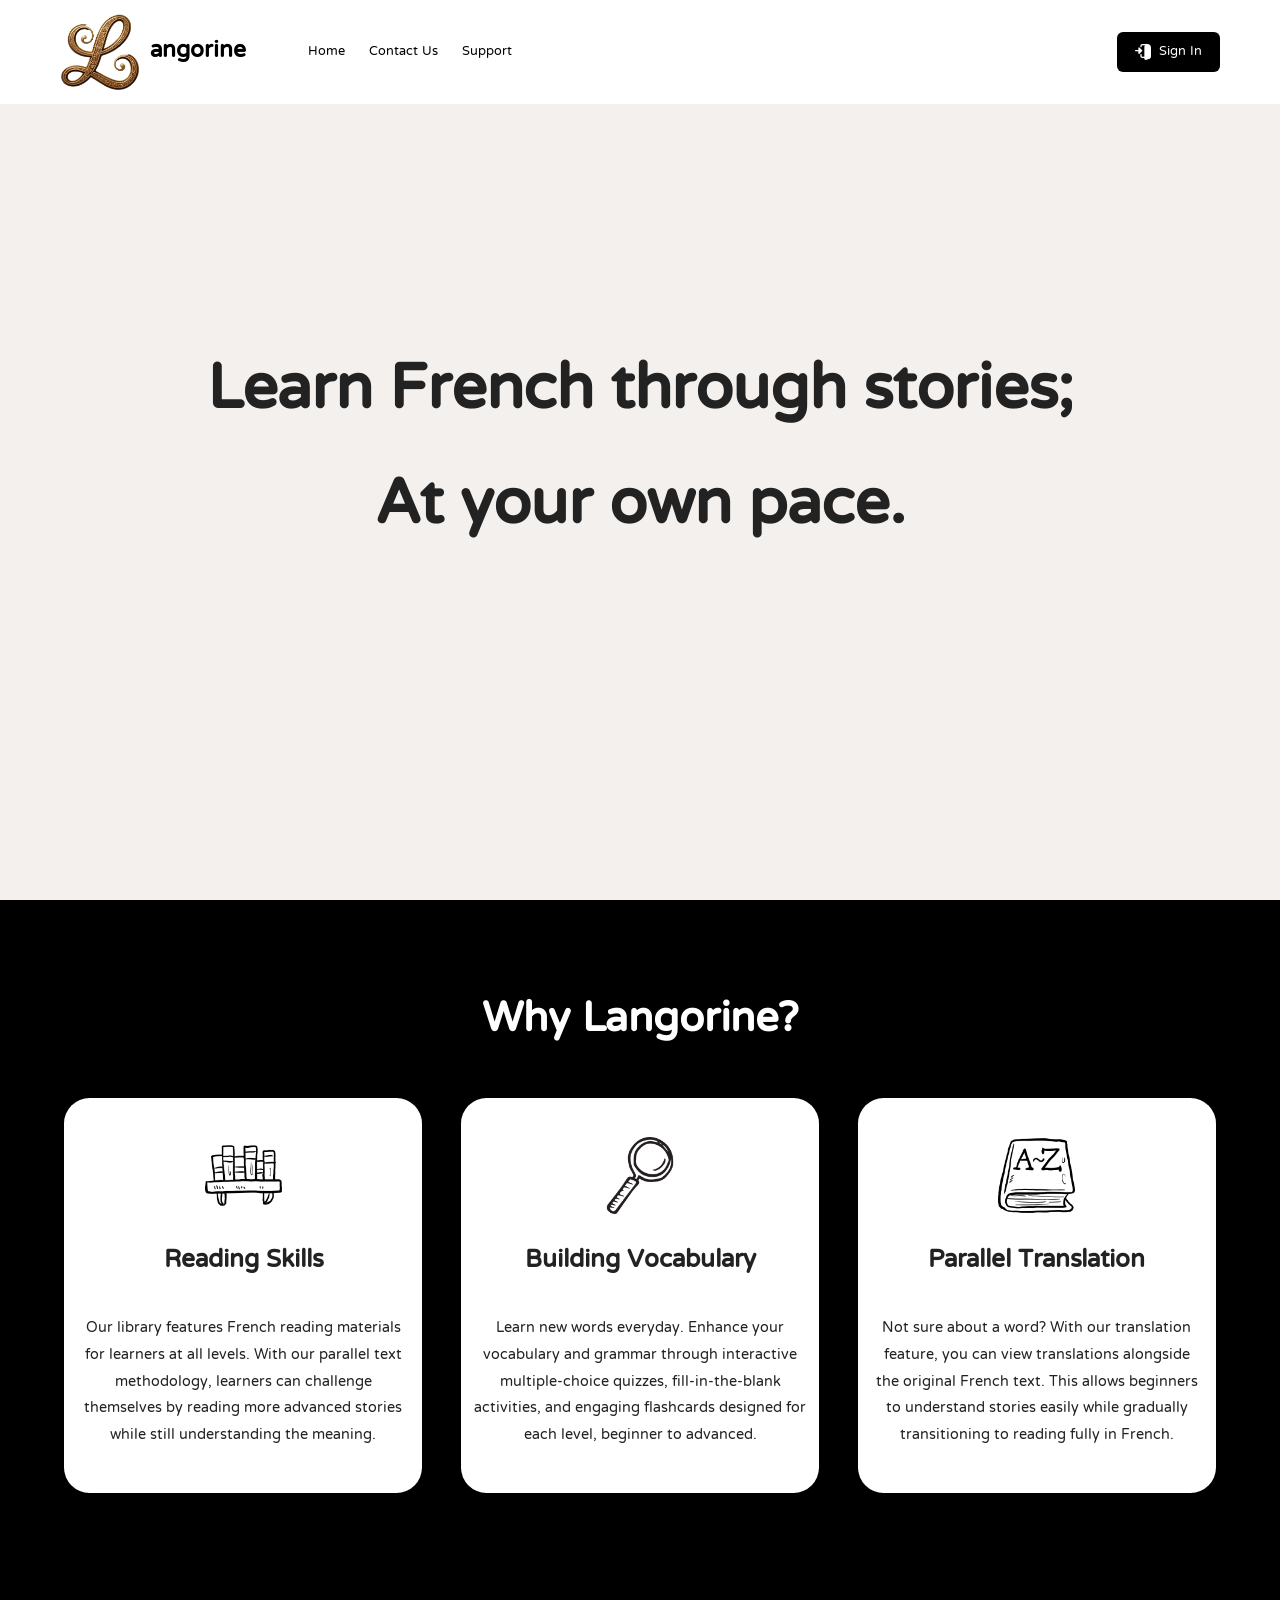
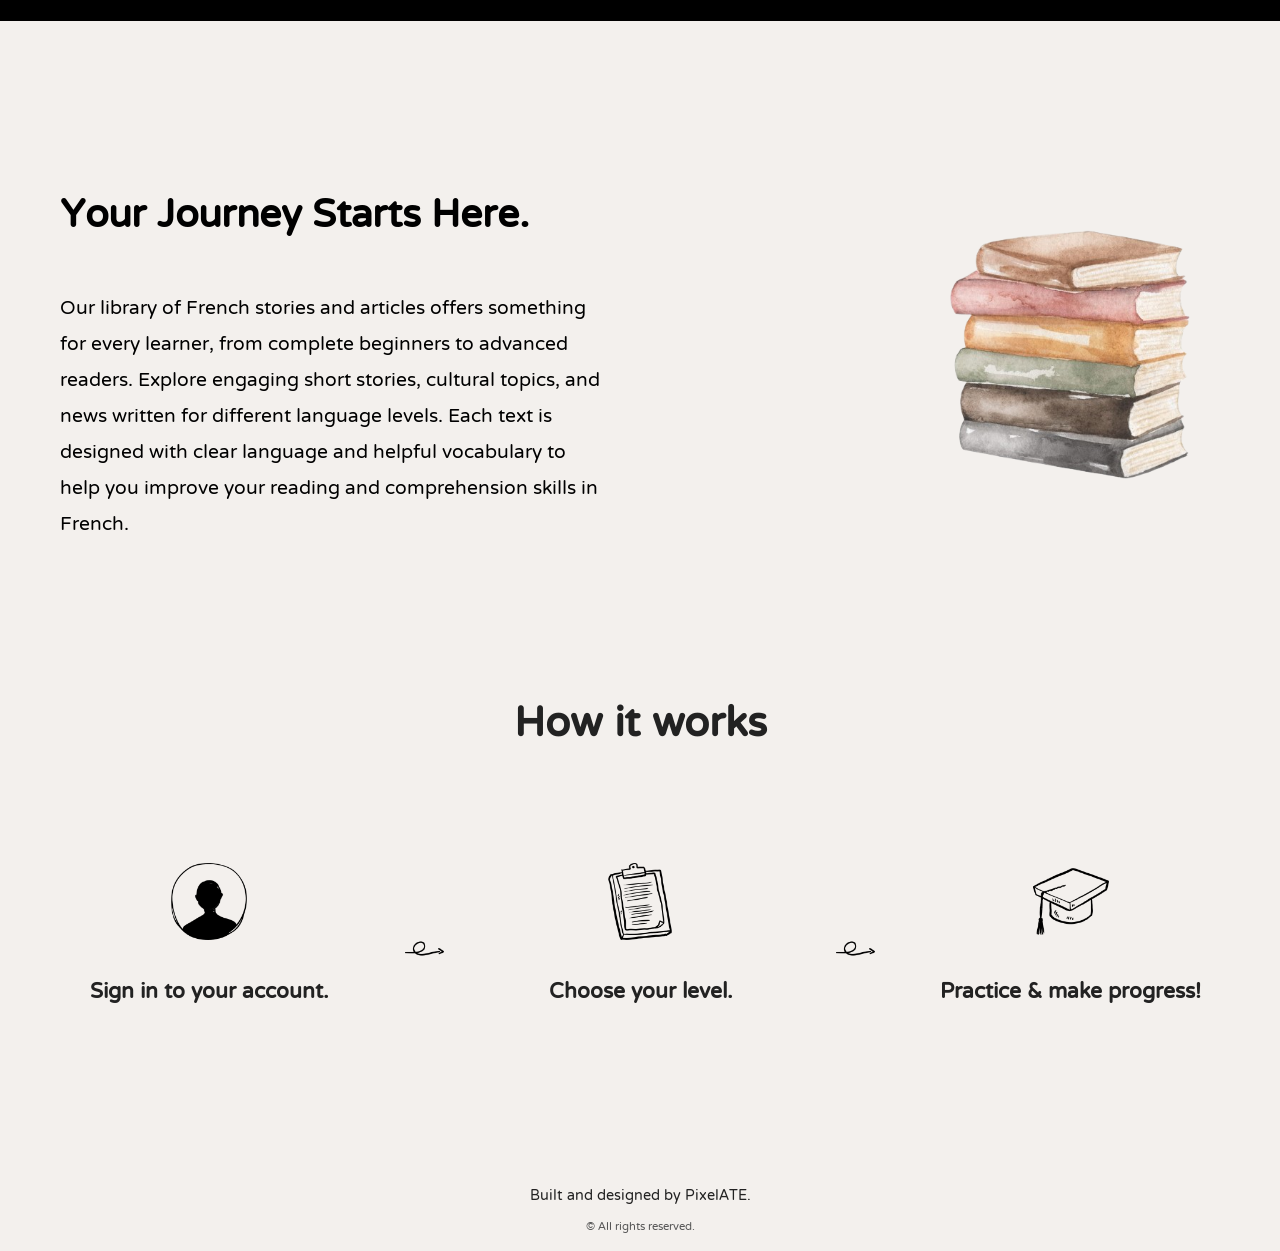
<file: index.html>
<!--
Group 37
Date: March 14, 2026
Team Finaly Delivery - French self-learning Platform
-->

<!DOCTYPE html>
<html lang="en">

<head>
    <meta charset="UTF-8">
    <meta name="viewport" content="width=device-width, initial-scale=1.0">
    <title>Langorine</title>
    <link rel="stylesheet" href="css/style.css">
    <link href="https://fonts.googleapis.com/css2?family=NTR&display=swap" rel="stylesheet">
    <link rel="icon" type="image/png" href="images/icons/icon.png">
    <script src="js/script.js"></script>
</head>

<body>
    <nav>
        <div class="nav-container">

            <button class="hamburger" id="hamburger" aria-expanded="false">☰</button>
            <div class="nav-left">
                <div class="nav-brand"> <img src="images/icons/icon.png" alt="Langorine" class="nav-brand-icon">
                    angorine
                </div>
                <ul class="nav-menu">
                    <li><a href="index.html">Home</a></li>
                    <li><a href="contact.html">Contact Us</a></li>
                    <li><a href="support.html">Support</a></li>
                    <li class="nav-login mobile-login"><img src="images/icons/enter.png" alt="Login" class="nav-icon"><a
                            href="signIn.html">Sign In</a></li>
                </ul>
            </div>
            <ul class="nav-right">
                <a href="signIn.html" class="nav-login">
                    <img src="images/icons/enter.png" alt="Login" class="nav-icon">
                    <span>Sign In</span>
                </a>
            </ul>

        </div>
    </nav>

    <section class="main-title reveal">
        <div class="huge-text">
            Learn French through stories;<br>
            At your own pace.
        </div>
    </section>

    <section class="black-section">
        <h1 class="section-title reveal">Why Langorine?</h1>
        <div class="flex-container">
            <div class="flex-box reveal">
                <img src="images/icons/bookshelf.png" alt="Bookshelf">
                <h2>Reading Skills</h2>
                <p>
                    Our library features French reading materials for learners at all levels.
                    With our parallel text methodology, learners can challenge themselves by reading more advanced
                    stories while still understanding the meaning.
                </p>
            </div>
            <div class="flex-box reveal">
                <img src="images/icons/search.png" alt="Search">
                <h2>Building Vocabulary</h2>
                <p>
                    Learn new words everyday. Enhance your vocabulary and grammar through interactive multiple-choice
                    quizzes, fill-in-the-blank activities, and engaging flashcards designed for each level, beginner to advanced.
                </p>
            </div>
            <div class="flex-box reveal">
                <img src="images/icons/dictionary.png" alt="Dictionary">
                <h2>Parallel Translation</h2>
                <p>
                    Not sure about a word? With our translation feature, you can view translations alongside
                    the original French text.
                    This allows beginners to understand stories easily while gradually transitioning to reading fully in
                    French.
                </p>
            </div>
        </div>
    </section>

    <section class="journey-section">
        <div class="journey-container">
            <div class="journey-text">
                <h1 class="journey-header reveal">Your Journey Starts Here.</h1>
                <p class="journey-description reveal">
                    Our library of French stories and articles offers something for every learner, from complete
                    beginners to advanced readers. Explore engaging short stories, cultural topics, and news written for
                    different language levels. Each text is designed with clear language and helpful vocabulary to help
                    you improve your reading and comprehension skills in French.
                </p>
            </div>
            <div class="journey-image reveal">
                <img src="images/books.png" alt="Books" class="books-img">
            </div>
        </div>
    </section>

    <section class="how-section">
        <h1 class="how-title reveal">How it works</h1>
        <div class="flex-container how-flex">
            <div class="transparent-box reveal">
                <img src="images/icons/user.png" alt="User" class="how-icon reveal">
                <h2>Sign in to your account.</h2>
            </div>
            <img src="images/icons/right-arrow.png" alt="Right Arrow" class="how-arrow-img reveal">
            <div class="transparent-box reveal">
                <img src="images/icons/clipboard.png" alt="Clipboard" class="how-icon reveal">
                <h2>Choose your level.</h2>
            </div>
            <img src="images/icons/right-arrow.png" alt="Right Arrow" class="how-arrow-img reveal">
            <div class="transparent-box reveal">
                <img src="images/icons/mortarboard.png" alt="Mortarboard" class="how-icon reveal">
                <h2>Practice & make progress!</h2>
            </div>
        </div>
    </section>

    <button id="scrollTopBtn">
        <img src="images/icons/curved-arrow.png" alt="Scroll to top" class="scroll-top-img">
    </button>

    <footer class="site-footer">
        <div class="footer-builder">Built and designed by PixelATE.</div>
        <div class="footer-rights">&copy; All rights reserved.</div>
    </footer>

</body>

</html>
</file>
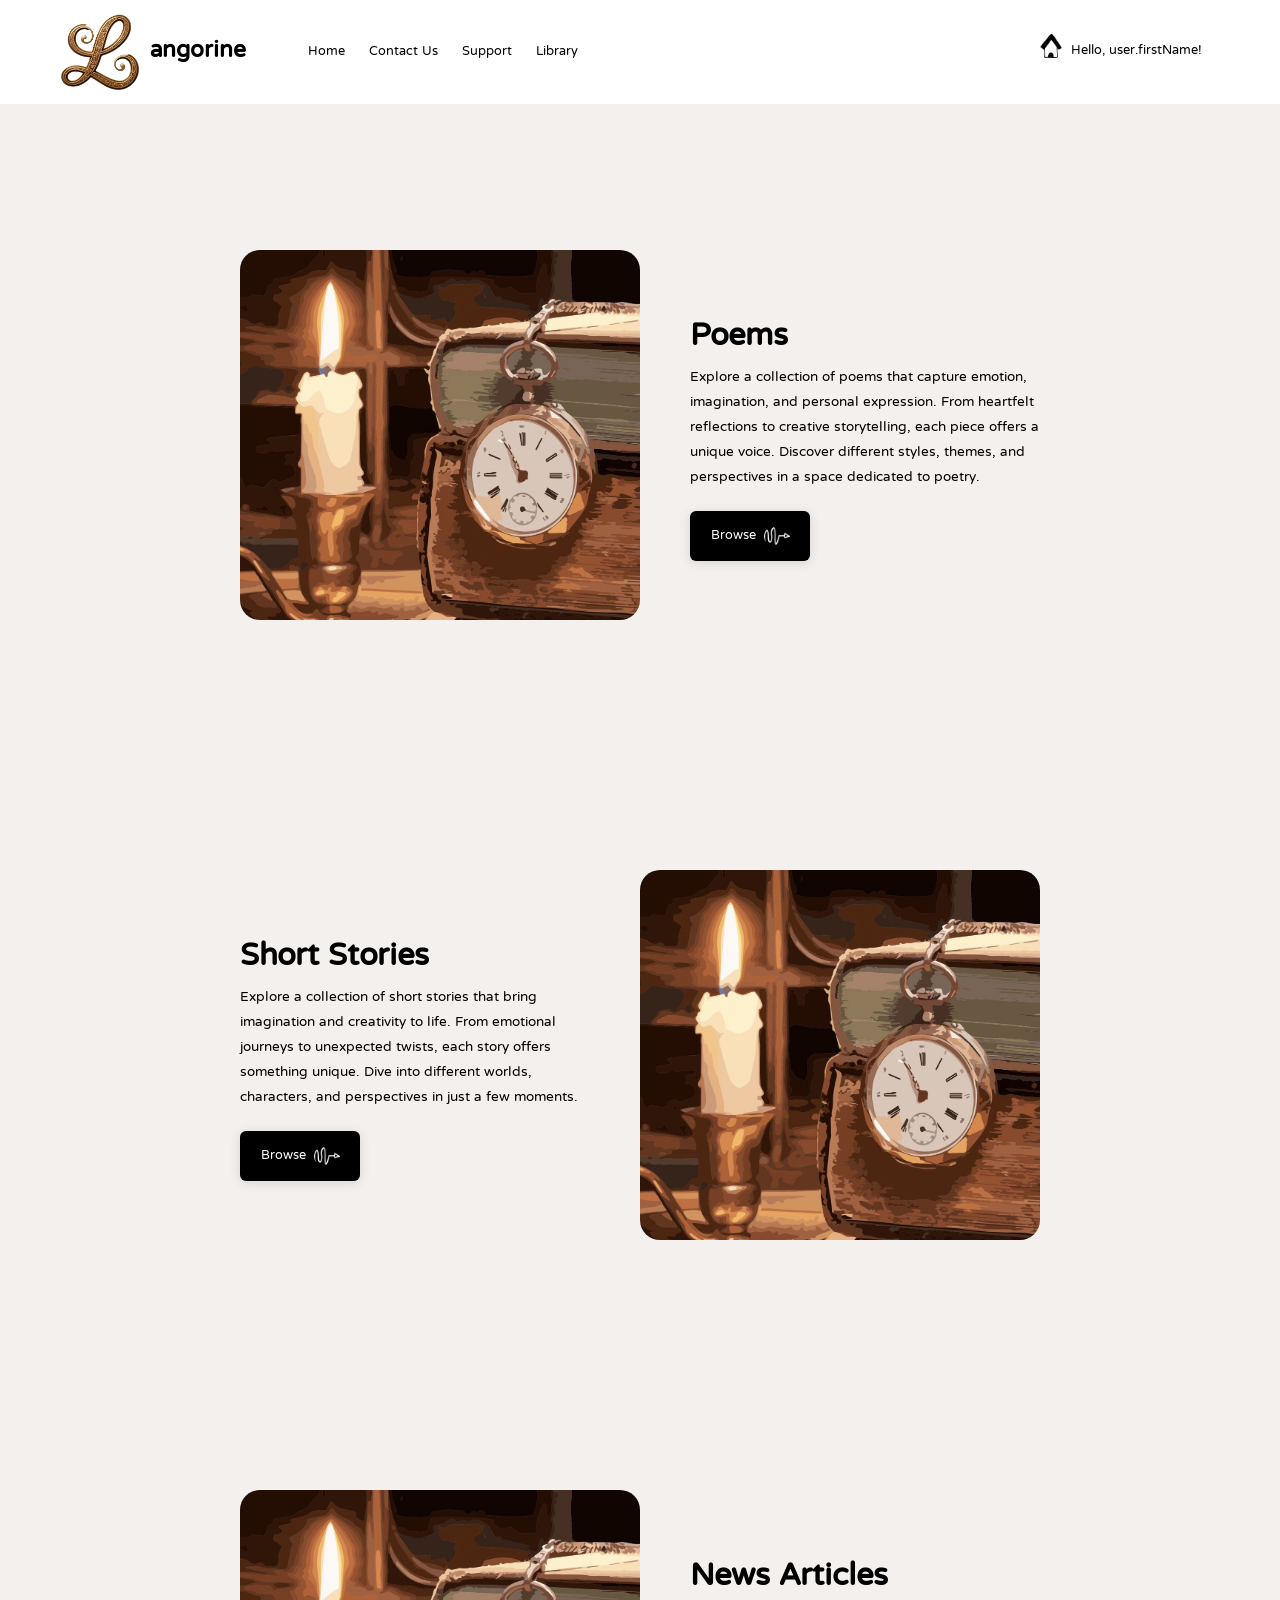
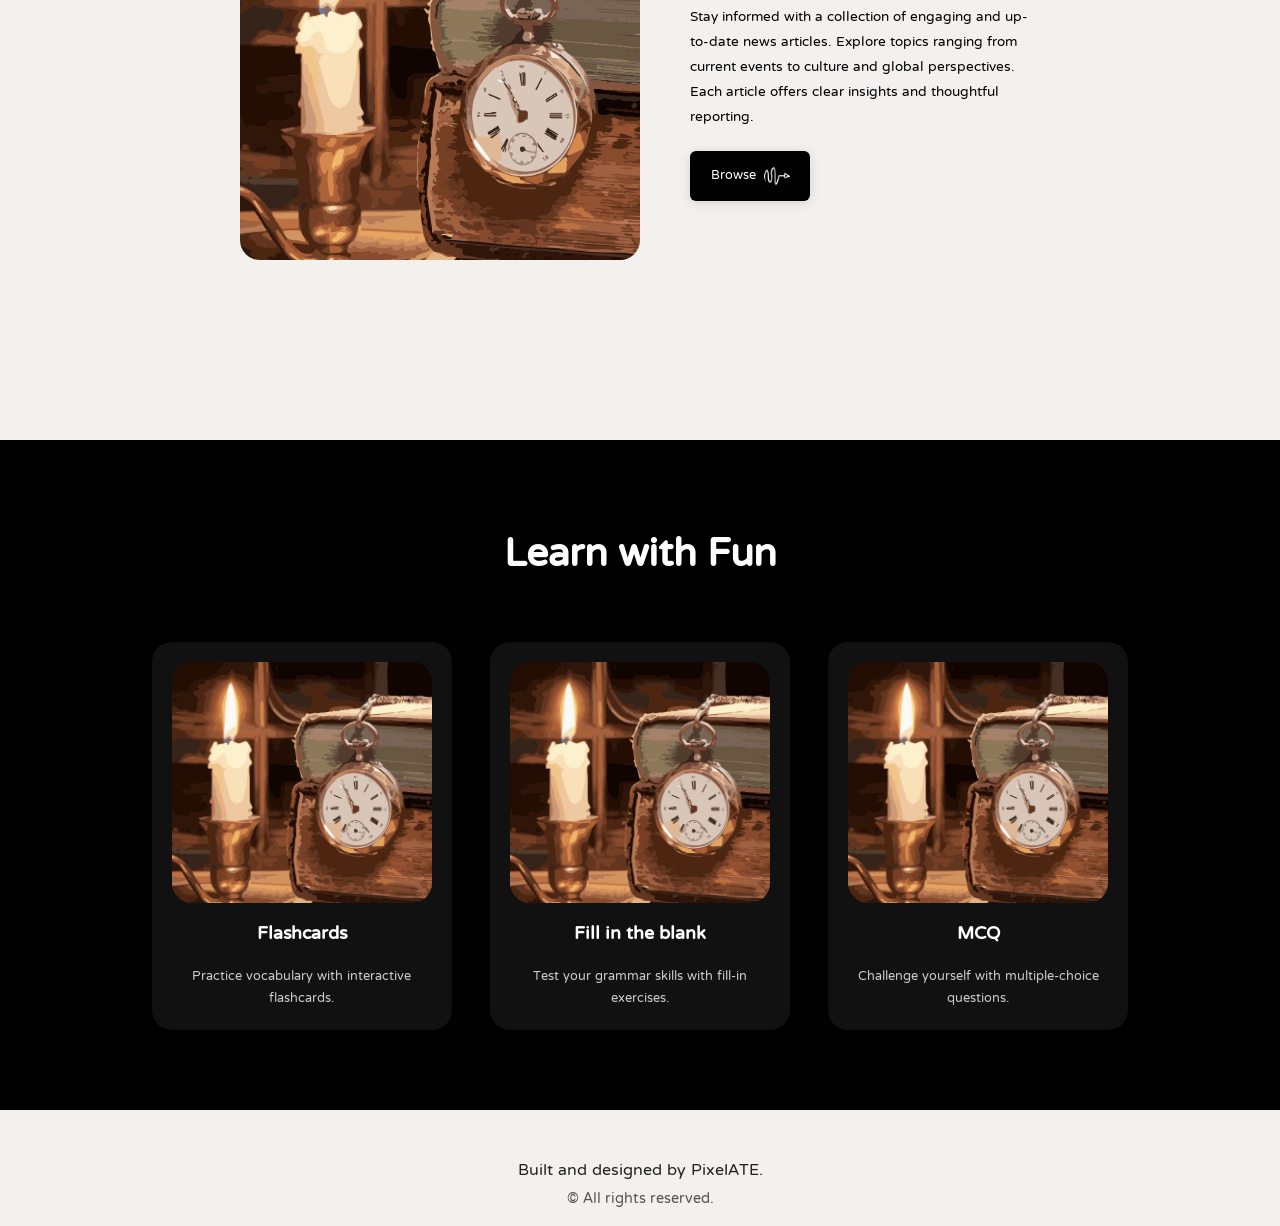
<file: A1.html>
<!--
Group 37
Date: March 16, 2026
Team Finaly Delivery - French self-learning Platform
-->

<!DOCTYPE html>
<html lang="en">

<head>
    <meta charset="UTF-8">
    <meta name="viewport" content="width=device-width, initial-scale=1.0">
    <title>Langorine</title>
    <link rel="stylesheet" href="css/levelStyle.css">
    <link href="https://fonts.googleapis.com/css2?family=NTR&display=swap" rel="stylesheet">
    <link rel="icon" type="image/png" href="images/icons/icon.png">
    <script src="js/script.js"></script>
</head>

<body>
    <nav>
        <div class="nav-container">

            <button class="hamburger" id="hamburger" aria-expanded="false">☰</button>

            <div class="nav-left">
                <div class="nav-brand">
                    <img src="images/icons/icon.png" alt="Langorine" class="nav-brand-icon">
                    angorine
                </div>

                <ul class="nav-menu">
                    <li><a href="index.html">Home</a></li>
                    <li><a href="contact.html">Contact Us</a></li>
                    <li><a href="support.html">Support</a></li>
                    <li><a href="A1.html">Library</a></li>
                    <li class="nav-login mobile-login dropdown" id="mobileUserDropdown">
                        <img src="images/icons/home.png" alt="User" class="nav-icon">
                        <span class="user-login-text">Hello, user.firstName!</span>

                        <div class="dropdown-menu">
                            <a href="user.html" class="dropdown-btn">Level: user.level</a>
                            <button class="dropdown-btn">Sign Out</button>
                            <button class="dropdown-btn danger">Delete Account</button>
                        </div>
                    </li>
                </ul>
            </div>

            <ul class="nav-right">
                <li class="nav-login dropdown" id="userDropdown">
                    <img src="images/icons/home.png" alt="User" class="nav-icon">
                    <span class="user-login-text">Hello, user.firstName!</span>

                    <div class="dropdown-menu">
                        <a href="user.html" class="dropdown-btn">Level: user.level</a>
                        <button class="dropdown-btn">Sign Out</button>
                        <button class="dropdown-btn danger">Delete Account</button>
                    </div>
                </li>
            </ul>

        </div>
    </nav>

    <section class="horiz-section reveal">
        <div class="horiz-container">
            <img src="images/section.jpg">
            <div class="horiz-text-right">
                <div class="horiz-title">Poems</div>
                Explore a collection of poems that capture emotion, imagination, and personal expression.
                From heartfelt reflections to creative storytelling, each piece offers a unique voice.
                Discover different styles, themes, and perspectives in a space dedicated to poetry.
                <a href="poemA1.html" class="horiz-button">Browse<div class="browse-arrow"><img
                            src="images/icons/curved-right-arrow.png"></div>
                </a>
            </div>
        </div>
    </section>

    <section class="horiz-section reveal">
        <div class="horiz-container">
            <div class="horiz-text-left">
                <div class="horiz-title">Short Stories</div>
                Explore a collection of short stories that bring imagination and creativity to life.
                From emotional journeys to unexpected twists, each story offers something unique.
                Dive into different worlds, characters, and perspectives in just a few moments.
                <div class="horiz-button">Browse<div class="browse-arrow"><img
                            src="images/icons/curved-right-arrow.png"></div>
                </div>
            </div>
            <img src="images/section.jpg">
        </div>
    </section>

    <section class="horiz-section reveal">
        <div class="horiz-container">
            <img src="images/section.jpg">
            <div class="horiz-text-right">
                <div class="horiz-title">News Articles</div>
                Stay informed with a collection of engaging and up-to-date news articles.
                Explore topics ranging from current events to culture and global perspectives.
                Each article offers clear insights and thoughtful reporting.

                <div class="horiz-button">Browse<div class="browse-arrow"><img
                            src="images/icons/curved-right-arrow.png"></div>
                </div>
            </div>
        </div>
    </section>

    <section class="fun-section">
        <div class="fun-container">
            <div class="fun-title">Learn with Fun</div>
            <div class="fun-cards">
                <a href="flashcards.html" class="fun-card reveal">
                    <img src="images/section.jpg" alt="Flashcards">
                    <div class="fun-card-title">Flashcards</div>
                    <div class="fun-card-desc">Practice vocabulary with interactive flashcards.</div>
                </a>

                <a href="fillblank.html" class="fun-card reveal">
                    <img src="images/section.jpg" alt="Fill in the blank">
                    <div class="fun-card-title">Fill in the blank</div>
                    <div class="fun-card-desc">Test your grammar skills with fill-in exercises.</div>
                </a>

                <a href="mcq.html" class="fun-card reveal">
                    <img src="images/section.jpg" alt="MCQ">
                    <div class="fun-card-title">MCQ</div>
                    <div class="fun-card-desc">Challenge yourself with multiple-choice questions.</div>
                </a>
            </div>
        </div>
    </section>

    <button id="scrollTopBtn">
        <img src="images/icons/curved-arrow.png" alt="Scroll to top" class="scroll-top-img">
    </button>

    <footer class="site-footer">
        <div class="footer-builder">Built and designed by PixelATE.</div>
        <div class="footer-rights">&copy; All rights reserved.</div>
    </footer>

</body>

</html>
</file>
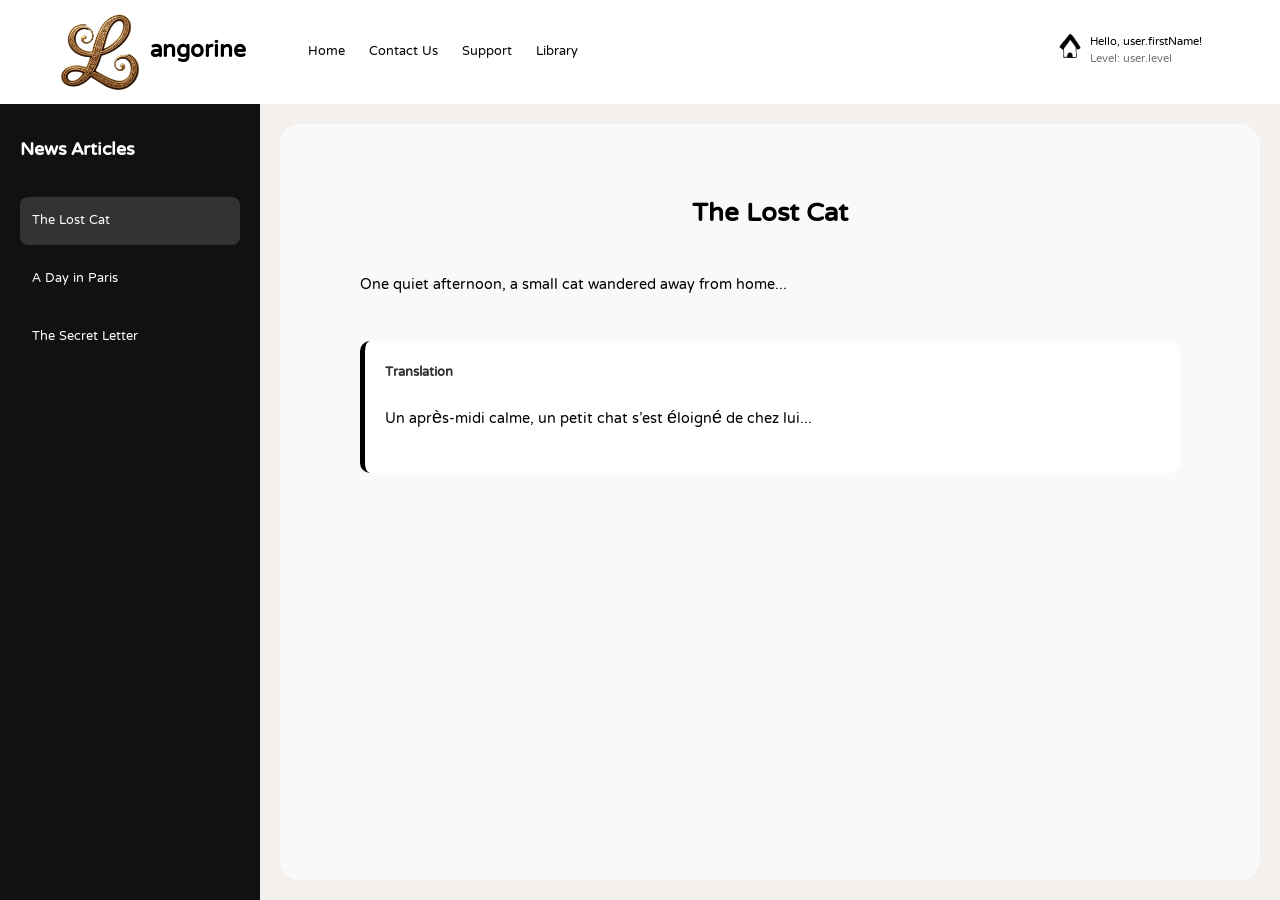
<file: article.html>
<!--
Group 37
Date: March 16, 2026
Team Finaly Delivery - French self-learning Platform
-->

<!DOCTYPE html>
<html lang="en">

<head>
    <meta charset="UTF-8">
    <meta name="viewport" content="width=device-width, initial-scale=1.0">
    <title>Langorine</title>
    <link rel="stylesheet" href="css/readingsStyle.css">
    <link href="https://fonts.googleapis.com/css2?family=NTR&display=swap" rel="stylesheet">
    <link rel="icon" type="image/png" href="images/icons/icon.png">
    <script src="js/script.js"></script>
</head>

<body>
    <nav>
        <div class="nav-container">

            <button class="hamburger" id="hamburger" aria-expanded="false">☰</button>

            <div class="nav-left">
                <div class="nav-brand">
                    <img src="images/icons/icon.png" alt="Langorine" class="nav-brand-icon">
                    angorine
                </div>

                <ul class="nav-menu">
                    <li><a href="index.html">Home</a></li>
                    <li><a href="contact.html">Contact Us</a></li>
                    <li><a href="support.html">Support</a></li>
                    <li><a href="library.html">Library</a></li>
                    <li class="nav-login mobile-login dropdown" id="mobileUserDropdown">
                        <img src="images/icons/home.png" alt="User" class="nav-icon">
                        <div class="user-info">
                            <span class="user-login-text">Hello, user.firstName!</span>
                            <span class="user-level">Level: user.level</span>
                        </div>

                        <div class="dropdown-menu">
                            <a href="user.html" class="dropdown-btn">Level: user.level</a>
                            <button class="dropdown-btn">Sign Out</button>
                            <button class="dropdown-btn danger">Delete Account</button>
                        </div>
                    </li>
                </ul>
            </div>

            <ul class="nav-right">
                <li class="nav-login dropdown" id="userDropdown">
                    <img src="images/icons/home.png" alt="User" class="nav-icon">
                    <div class="user-info">
                        <span class="user-login-text">Hello, user.firstName!</span>
                        <span class="user-level">Level: user.level</span>
                    </div>
                    <div class="dropdown-menu">
                        <a href="levels.html" class="dropdown-btn">Upgrade Level</a>
                        <a href="#" class="dropdown-btn">Sign Out</a>
                        <a href="#" class="dropdown-btn danger">Delete Account</a>
                    </div>
                </li>
            </ul>

        </div>
    </nav>

    <section class="content-layout reveal">

        <input type="radio" name="story" id="story1" checked>
        <input type="radio" name="story" id="story2">
        <input type="radio" name="story" id="story3">

        <div class="mobile-poem-toggle" id="mobilePoemToggle">
            <span>News Articles</span>
            <span class="mobile-poem-arrow">▼</span>
        </div>

        <div class="sidebar">
            <div class="sidebar-title">News Articles</div>

            <label for="story1">The Lost Cat</label>
            <label for="story2">A Day in Paris</label>
            <label for="story3">The Secret Letter</label>
        </div>

        <div class="story-content">

            <div class="story story1">
                <h2>The Lost Cat</h2>

                <p class="original">
                    One quiet afternoon, a small cat wandered away from home...
                </p>

                <div class="translation-box">
                    <div class="translation-title">Translation</div>
                    <p>
                        Un après-midi calme, un petit chat s'est éloigné de chez lui...
                    </p>
                </div>
            </div>

            <div class="story story2">
                <h2>The Lost Cat</h2>

                <p class="original">
                    One quiet afternoon, a small cat wandered away from home...
                </p>

                <div class="translation-box">
                    <div class="translation-title">Translation</div>
                    <p>
                        Un après-midi calme, un petit chat s'est éloigné de chez lui...
                    </p>
                </div>
            </div>

            <div class="story story3">
                <h2>The Lost Cat</h2>

                <p class="original">
                    One quiet afternoon, a small cat wandered away from home...
                </p>

                <div class="translation-box">
                    <div class="translation-title">Translation</div>
                    <p>
                        Un après-midi calme, un petit chat s'est éloigné de chez lui...
                    </p>
                </div>
            </div>

        </div>

    </section>

    <button id="scrollTopBtn">
        <img src="images/icons/curved-arrow.png" alt="Scroll to top" class="scroll-top-img">
    </button>

</body>

</html>
</file>
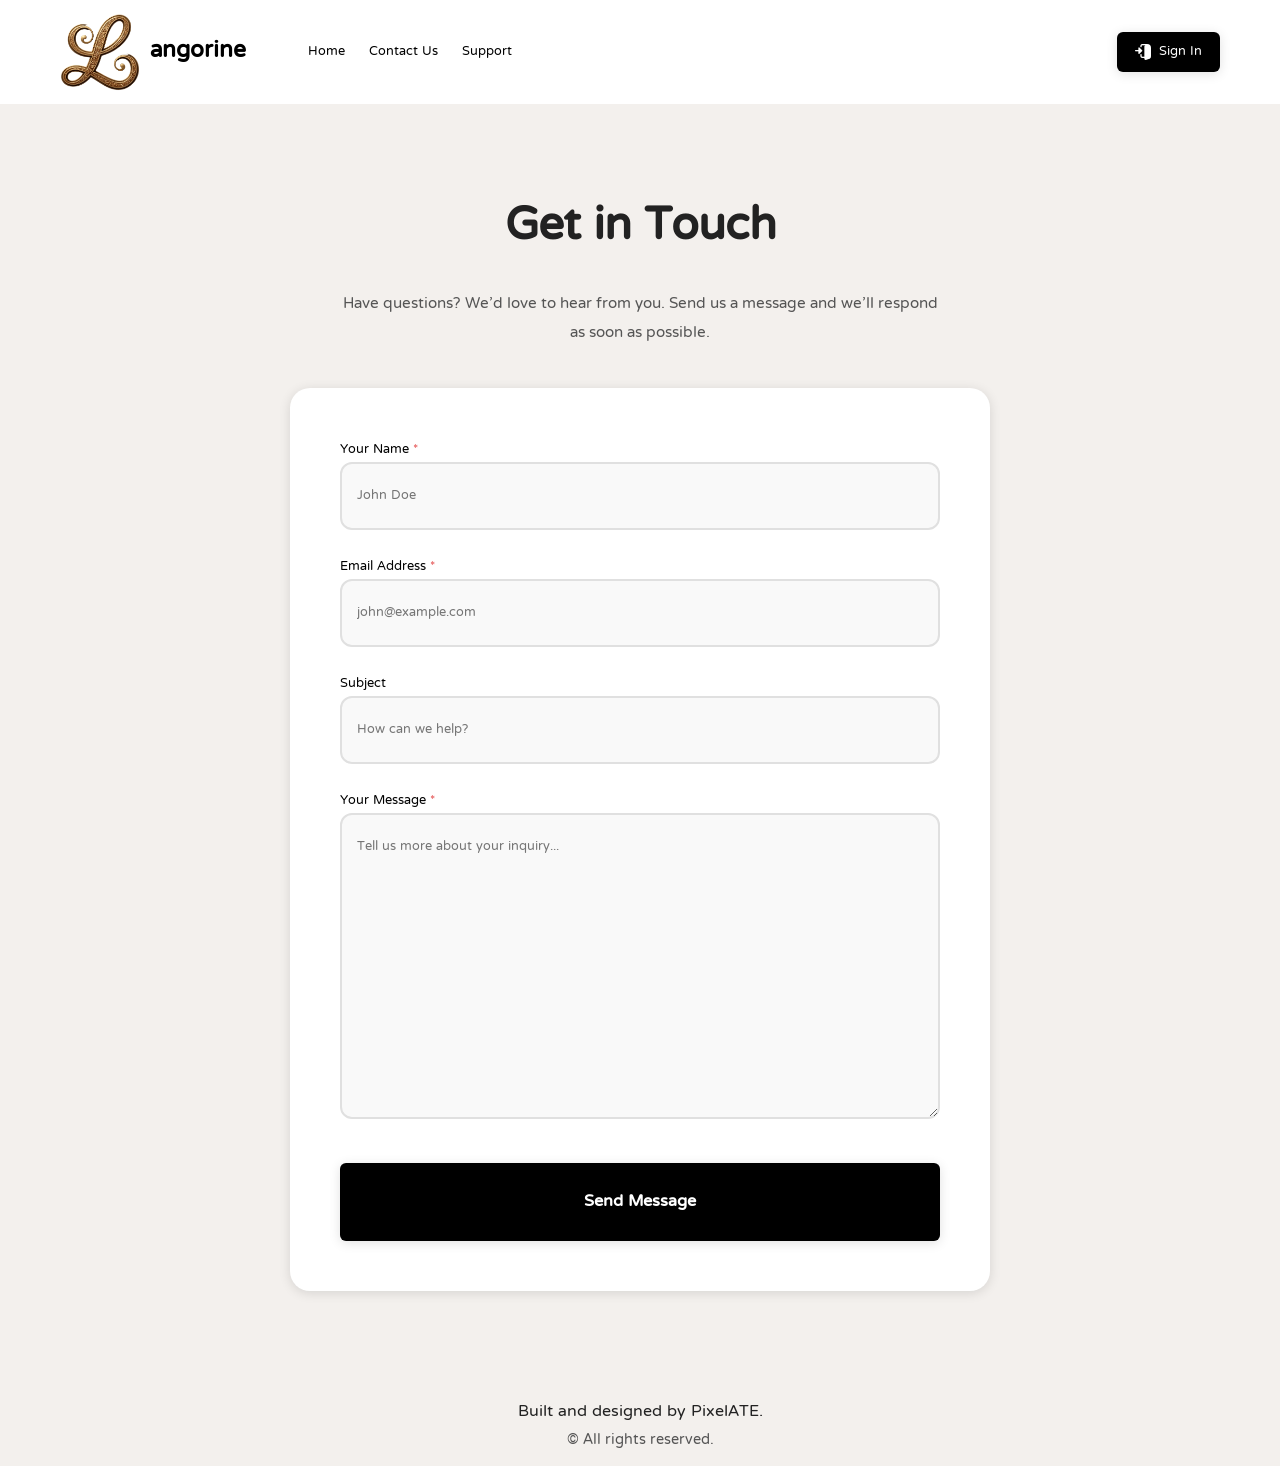
<file: contact.html>
<!--
Group 37
Date: March 16, 2026
Team Finaly Delivery - French self-learning Platform
-->

<!DOCTYPE html>
<html lang="en">

<head>
    <meta charset="UTF-8">
    <meta name="viewport" content="width=device-width, initial-scale=1.0">
    <title>Langorine</title>
    <link rel="stylesheet" href="css/contactStyle.css">
    <link href="https://fonts.googleapis.com/css2?family=NTR&display=swap" rel="stylesheet">
    <link rel="icon" type="image/png" href="images/icons/icon.png">
    <script src="js/script.js"></script>
</head>

<body>
    <nav>
        <div class="nav-container">

            <button class="hamburger" id="hamburger" aria-expanded="false">☰</button>
            <div class="nav-left">
                <div class="nav-brand"> <img src="images/icons/icon.png" alt="Langorine" class="nav-brand-icon">
                    angorine
                </div>
                <ul class="nav-menu">
                    <li><a href="index.html">Home</a></li>
                    <li><a href="contact.html">Contact Us</a></li>
                    <li><a href="support.html">Support</a></li>
                    <li class="nav-login mobile-login"> <img src="images/icons/enter.png" alt="Login"
                            class="nav-icon"><a href="login.html">Sign In</a></li>
                </ul>
            </div>
            <ul class="nav-right">
                <a href="signIn.html" class="nav-login">
                    <img src="images/icons/enter.png" alt="Login" class="nav-icon">
                    <span>Sign In</span>
                </a>
            </ul>

        </div>
    </nav>

    <section class="contact-section reveal">
        <div class="contact-header">
            <h1 class="huge-text">Get in Touch</h1>
            <p class="contact-subtitle">Have questions? We'd love to hear from you. Send us a message and we'll respond
                as soon as possible.</p>
        </div>

        <div class="contact-container">
            <div class="contact-form-wrapper">
                <form class="contact-form" id="contactForm">
                    <div class="form-group">
                        <label for="name">Your Name <span class="required">*</span></label>
                        <input type="text" id="name" name="name" placeholder="John Doe" required>
                    </div>

                    <div class="form-group">
                        <label for="email">Email Address <span class="required">*</span></label>
                        <input type="email" id="email" name="email" placeholder="john@example.com" required>
                    </div>

                    <div class="form-group">
                        <label for="subject">Subject</label>
                        <input type="text" id="subject" name="subject" placeholder="How can we help?">
                    </div>

                    <div class="form-group">
                        <label for="message">Your Message <span class="required">*</span></label>
                        <textarea id="message" name="message" rows="8" placeholder="Tell us more about your inquiry..."
                            required></textarea>
                    </div>

                    <button type="submit" class="submit-btn">Send Message</button>
                </form>

                <div class="form-success" id="formSuccess" style="display: none;">
                    <div><img class="success-icon" src="images/icons/check-mark.png"></div>
                    <h3>Message Sent!</h3>
                    <p>Thank you for reaching out. We'll get back to you within 24 hours.</p>
                    <button class="send-another-btn" onclick="resetForm()">Send Another Message</button>
                </div>
            </div>
        </div>
    </section>

    <button id="scrollTopBtn">
        <img src="images/icons/curved-arrow.png" alt="Scroll to top" class="scroll-top-img">
    </button>

    <footer class="site-footer">
        <div class="footer-builder">Built and designed by PixelATE.</div>
        <div class="footer-rights">&copy; All rights reserved.</div>
    </footer>

</body>

</html>
</file>
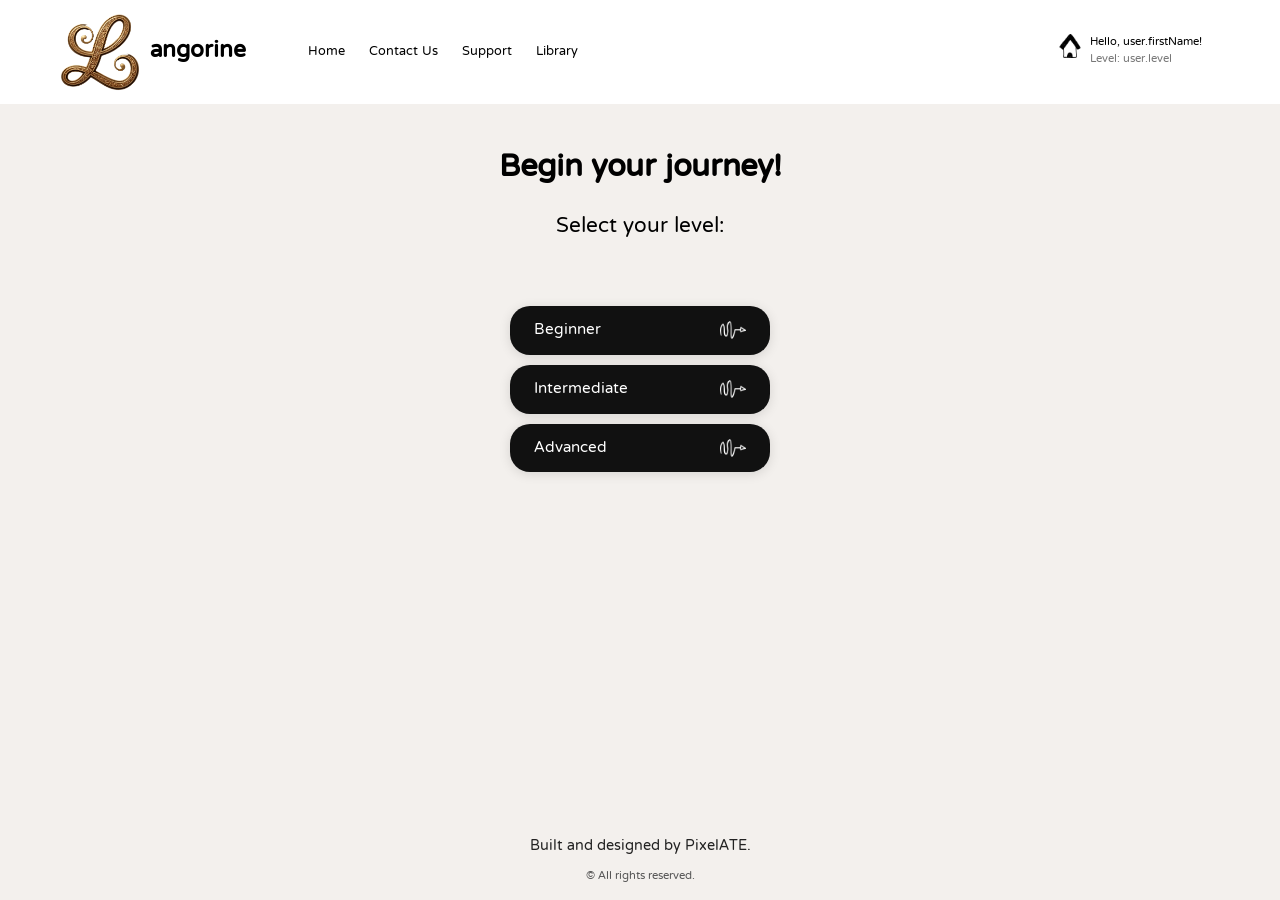
<file: levels.html>
<!--
Group 37
Date: March 16, 2026
Team Finaly Delivery - French self-learning Platform
-->

<!DOCTYPE html>
<html lang="en">

<head>
    <meta charset="UTF-8">
    <meta name="viewport" content="width=device-width, initial-scale=1.0">
    <title>Langorine</title>
    <link rel="stylesheet" href="css/levelsStyle.css">
    <link href="https://fonts.googleapis.com/css2?family=NTR&display=swap" rel="stylesheet">
    <link rel="icon" type="image/png" href="images/icons/icon.png">
    <script src="js/script.js"></script>
</head>

<body>
    <nav>
        <div class="nav-container">

            <button class="hamburger" id="hamburger" aria-expanded="false">☰</button>

            <div class="nav-left">
                <div class="nav-brand">
                    <img src="images/icons/icon.png" alt="Langorine" class="nav-brand-icon">
                    angorine
                </div>

                <ul class="nav-menu">
                    <li><a href="index.html">Home</a></li>
                    <li><a href="contact.html">Contact Us</a></li>
                    <li><a href="support.html">Support</a></li>
                    <li><a href="library.html">Library</a></li>
                    <li class="nav-login mobile-login dropdown" id="mobileUserDropdown">
                        <img src="images/icons/home.png" alt="User" class="nav-icon">
                        <div class="user-info">
                            <span class="user-login-text">Hello, user.firstName!</span>
                            <span class="user-level">Level: user.level</span>
                        </div>

                        <div class="dropdown-menu">
                            <a href="user.html" class="dropdown-btn">Level: user.level</a>
                            <button class="dropdown-btn">Sign Out</button>
                            <button class="dropdown-btn danger">Delete Account</button>
                        </div>
                    </li>
                </ul>
            </div>

            <ul class="nav-right">
                <li class="nav-login dropdown" id="userDropdown">
                    <img src="images/icons/home.png" alt="User" class="nav-icon">
                    <div class="user-info">
                        <span class="user-login-text">Hello, user.firstName!</span>
                        <span class="user-level">Level: user.level</span>
                    </div>
                    <div class="dropdown-menu">
                        <a href="levels.html" class="dropdown-btn">Upgrade Level</a>
                        <a href="#" class="dropdown-btn">Sign Out</a>
                        <a href="#" class="dropdown-btn danger">Delete Account</a>
                    </div>
                </li>
            </ul>

        </div>
    </nav>

    <section class="main-title reveal">
        <div class="huge-text">Begin your journey!</div>
        <div class="select-level-label">Select your level:</div>
        <div class="level-options">
            <a href="library.html">
                <div class="level-option">Beginner<span class="level-arrow"><img src="images/icons/curved-right-arrow.png"
                            alt="Curved Right Arrow"></span></div>
            </a>
            <a href="library.html">
                <div class="level-option">Intermediate<span class="level-arrow"><img src="images/icons/curved-right-arrow.png"
                            alt="Curved Right Arrow"></span></div>
            </a>
            <a href="library.html">
                <div class="level-option">Advanced<span class="level-arrow"><img src="images/icons/curved-right-arrow.png"
                            alt="Curved Right Arrow"></span></div>
            </a>
        </div>
    </section>

    <footer class="site-footer">
        <div class="footer-builder">Built and designed by PixelATE.</div>
        <div class="footer-rights">&copy; All rights reserved.</div>
    </footer>

</body>

</html>
</file>
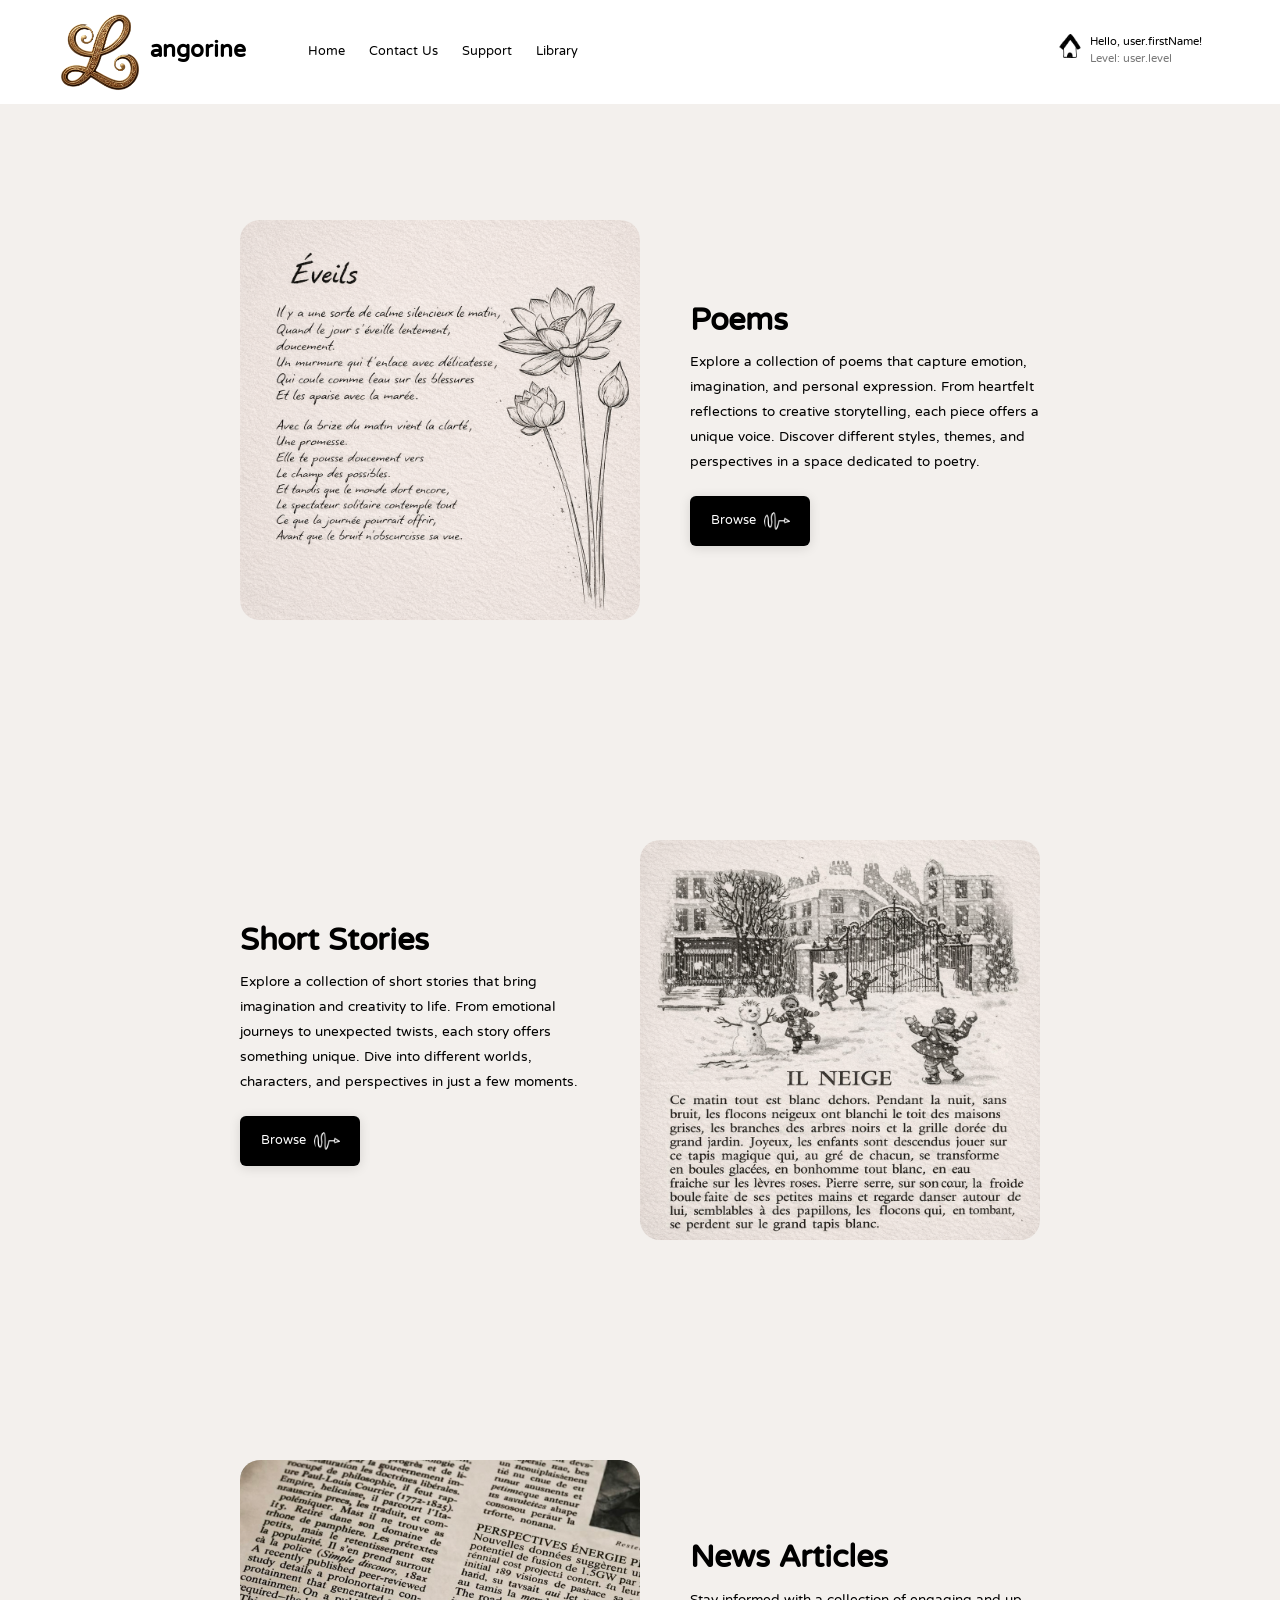
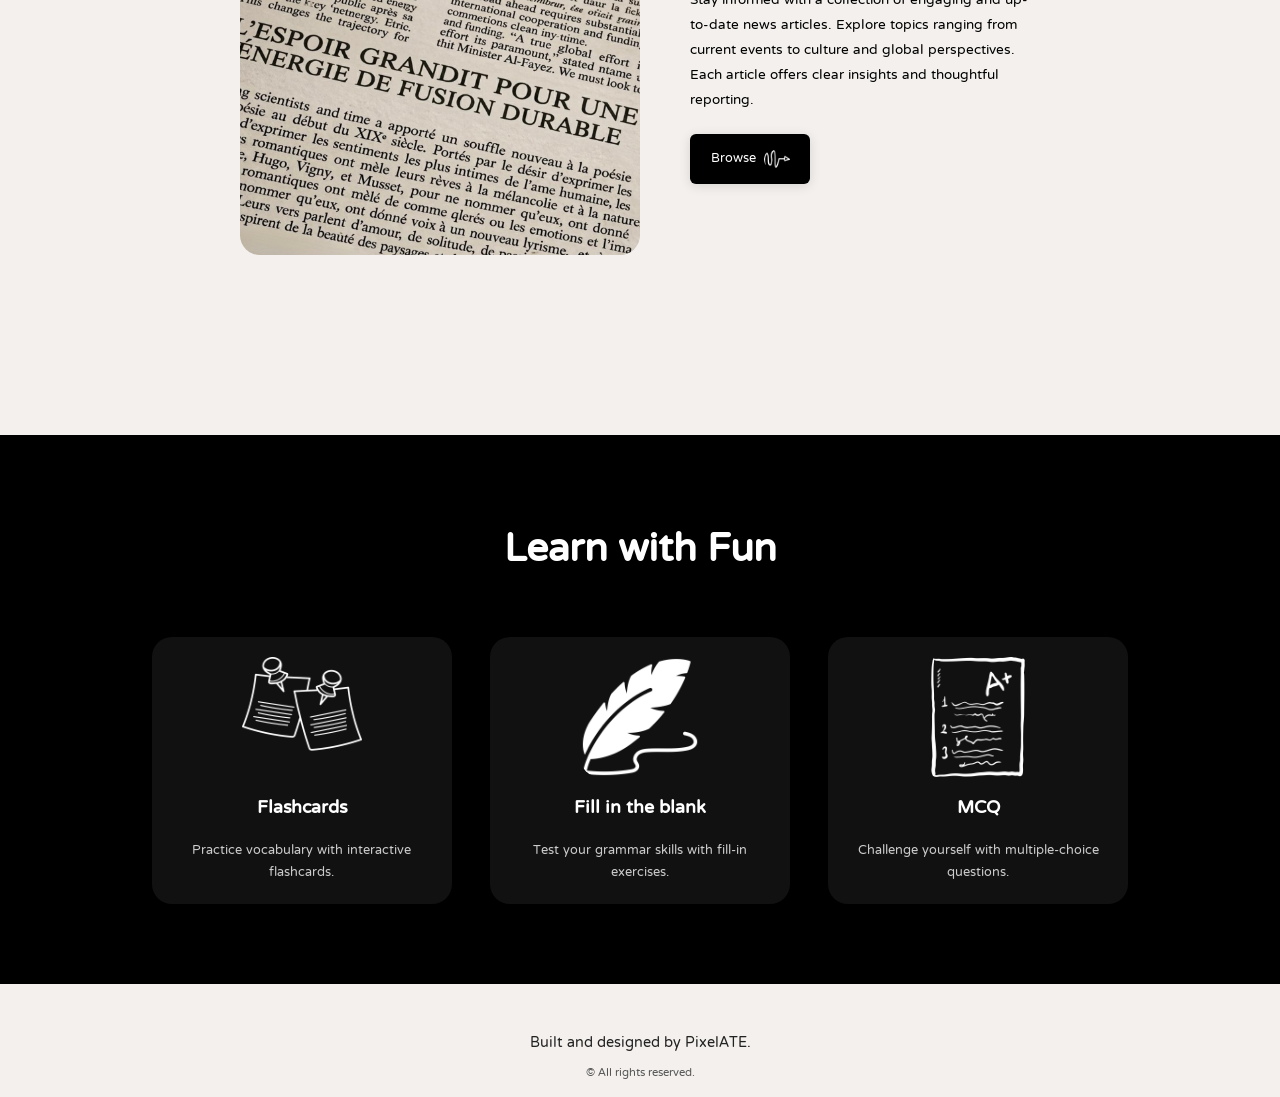
<file: library.html>
<!--
Group 37
Date: March 16, 2026
Team Finaly Delivery - French self-learning Platform
-->

<!DOCTYPE html>
<html lang="en">

<head>
    <meta charset="UTF-8">
    <meta name="viewport" content="width=device-width, initial-scale=1.0">
    <title>Langorine</title>
    <link rel="stylesheet" href="css/libraryStyle.css">
    <link href="https://fonts.googleapis.com/css2?family=NTR&display=swap" rel="stylesheet">
    <link rel="icon" type="image/png" href="images/icons/icon.png">
    <script src="js/script.js"></script>
</head>

<body>
    <nav>
        <div class="nav-container">

            <button class="hamburger" id="hamburger" aria-expanded="false">☰</button>

            <div class="nav-left">
                <div class="nav-brand">
                    <img src="images/icons/icon.png" alt="Langorine" class="nav-brand-icon">
                    angorine
                </div>

                <ul class="nav-menu">
                    <li><a href="index.html">Home</a></li>
                    <li><a href="contact.html">Contact Us</a></li>
                    <li><a href="support.html">Support</a></li>
                    <li><a href="library.html">Library</a></li>
                    <li class="nav-login mobile-login dropdown" id="mobileUserDropdown">
                        <img src="images/icons/home.png" alt="User" class="nav-icon">
                        <div class="user-info">
                            <span class="user-login-text">Hello, user.firstName!</span>
                            <span class="user-level">Level: user.level</span>
                        </div>

                        <div class="dropdown-menu">
                            <a href="levels.html" class="dropdown-btn">Upgrade Level</a>
                            <a href="#" class="dropdown-btn">Sign Out</a>
                            <a href="#" class="dropdown-btn danger">Delete Account</a>
                        </div>
                    </li>
                </ul>
            </div>

            <ul class="nav-right">
                <li class="nav-login dropdown" id="userDropdown">
                    <img src="images/icons/home.png" alt="User" class="nav-icon">
                    <div class="user-info">
                        <span class="user-login-text">Hello, user.firstName!</span>
                        <span class="user-level">Level: user.level</span>
                    </div>
                    <div class="dropdown-menu">
                        <a href="levels.html"><button class="dropdown-btn">Upgrade Level</button></a>
                        <button class="dropdown-btn">Sign Out</button>
                        <button class="dropdown-btn danger">Delete Account</button>
                    </div>
                </li>
            </ul>

        </div>
    </nav>

    <section class="horiz-section reveal">
        <div class="horiz-container">
            <img src="images/poem.png">
            <div class="horiz-text-right">
                <div class="horiz-title">Poems</div>
                Explore a collection of poems that capture emotion, imagination, and personal expression.
                From heartfelt reflections to creative storytelling, each piece offers a unique voice.
                Discover different styles, themes, and perspectives in a space dedicated to poetry.
                <a href="poem.html" class="horiz-button">Browse<div class="browse-arrow"><img
                            src="images/icons/curved-right-arrow.png"></div>
                </a>
            </div>
        </div>
    </section>

    <section class="horiz-section reveal">
        <div class="horiz-container">
            <div class="horiz-text-left">
                <div class="horiz-title">Short Stories</div>
                Explore a collection of short stories that bring imagination and creativity to life.
                From emotional journeys to unexpected twists, each story offers something unique.
                Dive into different worlds, characters, and perspectives in just a few moments.
                <a href="story.html" class="horiz-button">Browse<div class="browse-arrow"><img
                            src="images/icons/curved-right-arrow.png"></div>
                </a>
            </div>
            <img src="images/story.png">
        </div>
    </section>

    <section class="horiz-section reveal">
        <div class="horiz-container">
            <img src="images/news.png">
            <div class="horiz-text-right">
                <div class="horiz-title">News Articles</div>
                Stay informed with a collection of engaging and up-to-date news articles.
                Explore topics ranging from current events to culture and global perspectives.
                Each article offers clear insights and thoughtful reporting.
                <a href="article.html" class="horiz-button">Browse<div class="browse-arrow"><img
                            src="images/icons/curved-right-arrow.png"></div>
                </a>
            </div>
        </div>
    </section>

    <section class="fun-section">
        <div class="fun-container">
            <div class="fun-title">Learn with Fun</div>
            <div class="fun-cards">
                <a href="flashcards.html" class="fun-card reveal">
                    <img src="images/icons/flashcard.png" alt="Flashcards" class="activity-icon">
                    <div class="fun-card-title">Flashcards</div>
                    <div class="fun-card-desc">Practice vocabulary with interactive flashcards.</div>
                </a>

                <a href="fillblank.html" class="fun-card reveal">
                    <img src="images/icons/fill.png" alt="Fill in the blank" class="activity-icon">
                    <div class="fun-card-title">Fill in the blank</div>
                    <div class="fun-card-desc">Test your grammar skills with fill-in exercises.</div>
                </a>

                <a href="mcq.html" class="fun-card reveal">
                    <img src="images/icons/quiz.png" alt="MCQ" class="activity-icon">
                    <div class="fun-card-title">MCQ</div>
                    <div class="fun-card-desc">Challenge yourself with multiple-choice questions.</div>
                </a>
            </div>
        </div>
    </section>

    <button id="scrollTopBtn">
        <img src="images/icons/curved-arrow.png" alt="Scroll to top" class="scroll-top-img">
    </button>

    <footer class="site-footer">
        <div class="footer-builder">Built and designed by PixelATE.</div>
        <div class="footer-rights">&copy; All rights reserved.</div>
    </footer>

</body>

</html>
</file>
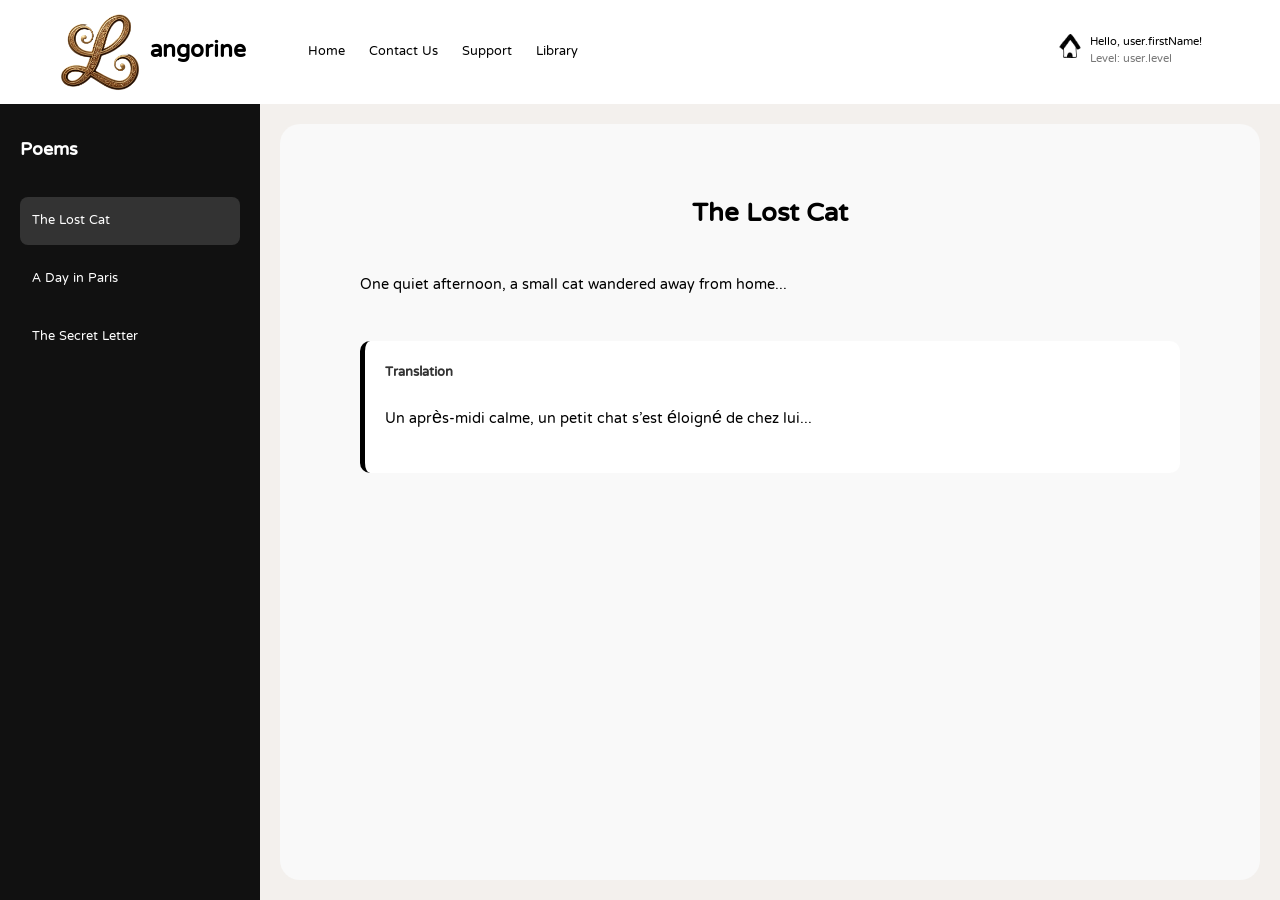
<file: poem.html>
<!--
Group 37
Date: March 16, 2026
Team Finaly Delivery - French self-learning Platform
-->

<!DOCTYPE html>
<html lang="en">

<head>
    <meta charset="UTF-8">
    <meta name="viewport" content="width=device-width, initial-scale=1.0">
    <title>Langorine</title>
    <link rel="stylesheet" href="css/readingsStyle.css">
    <link href="https://fonts.googleapis.com/css2?family=NTR&display=swap" rel="stylesheet">
    <link rel="icon" type="image/png" href="images/icons/icon.png">
    <script src="js/script.js"></script>
</head>

<body>
    <nav>
        <div class="nav-container">

            <button class="hamburger" id="hamburger" aria-expanded="false">☰</button>

            <div class="nav-left">
                <div class="nav-brand">
                    <img src="images/icons/icon.png" alt="Langorine" class="nav-brand-icon">
                    angorine
                </div>

                <ul class="nav-menu">
                    <li><a href="index.html">Home</a></li>
                    <li><a href="contact.html">Contact Us</a></li>
                    <li><a href="support.html">Support</a></li>
                    <li><a href="library.html">Library</a></li>
                    <li class="nav-login mobile-login dropdown" id="mobileUserDropdown">
                        <img src="images/icons/home.png" alt="User" class="nav-icon">
                        <div class="user-info">
                            <span class="user-login-text">Hello, user.firstName!</span>
                            <span class="user-level">Level: user.level</span>
                        </div>

                        <div class="dropdown-menu">
                            <a href="user.html" class="dropdown-btn">Level: user.level</a>
                            <button class="dropdown-btn">Sign Out</button>
                            <button class="dropdown-btn danger">Delete Account</button>
                        </div>
                    </li>
                </ul>
            </div>

            <ul class="nav-right">
                <li class="nav-login dropdown" id="userDropdown">
                    <img src="images/icons/home.png" alt="User" class="nav-icon">
                    <div class="user-info">
                        <span class="user-login-text">Hello, user.firstName!</span>
                        <span class="user-level">Level: user.level</span>
                    </div>
                    <div class="dropdown-menu">
                        <a href="levels.html" class="dropdown-btn">Upgrade Level</a>
                        <a href="#" class="dropdown-btn">Sign Out</a>
                        <a href="#" class="dropdown-btn danger">Delete Account</a>
                    </div>
                </li>
            </ul>

        </div>
    </nav>

    <section class="content-layout reveal">

        <input type="radio" name="story" id="story1" checked>
        <input type="radio" name="story" id="story2">
        <input type="radio" name="story" id="story3">

        <div class="mobile-poem-toggle" id="mobilePoemToggle">
            <span>Poems</span>
            <span class="mobile-poem-arrow">▼</span>
        </div>

        <div class="sidebar">
            <div class="sidebar-title">Poems</div>

            <label for="story1">The Lost Cat</label>
            <label for="story2">A Day in Paris</label>
            <label for="story3">The Secret Letter</label>
        </div>

        <div class="story-content">

            <div class="story story1">
                <h2>The Lost Cat</h2>

                <p class="original">
                    One quiet afternoon, a small cat wandered away from home...
                </p>

                <div class="translation-box">
                    <div class="translation-title">Translation</div>
                    <p>
                        Un après-midi calme, un petit chat s'est éloigné de chez lui...
                    </p>
                </div>
            </div>

            <div class="story story2">
                <h2>The Lost Cat</h2>

                <p class="original">
                    One quiet afternoon, a small cat wandered away from home...
                </p>

                <div class="translation-box">
                    <div class="translation-title">Translation</div>
                    <p>
                        Un après-midi calme, un petit chat s'est éloigné de chez lui...
                    </p>
                </div>
            </div>

            <div class="story story3">
                <h2>The Lost Cat</h2>

                <p class="original">
                    One quiet afternoon, a small cat wandered away from home...
                </p>

                <div class="translation-box">
                    <div class="translation-title">Translation</div>
                    <p>
                        Un après-midi calme, un petit chat s'est éloigné de chez lui...
                    </p>
                </div>
            </div>

        </div>

    </section>

    <button id="scrollTopBtn">
        <img src="images/icons/curved-arrow.png" alt="Scroll to top" class="scroll-top-img">
    </button>

</body>

</html>
</file>
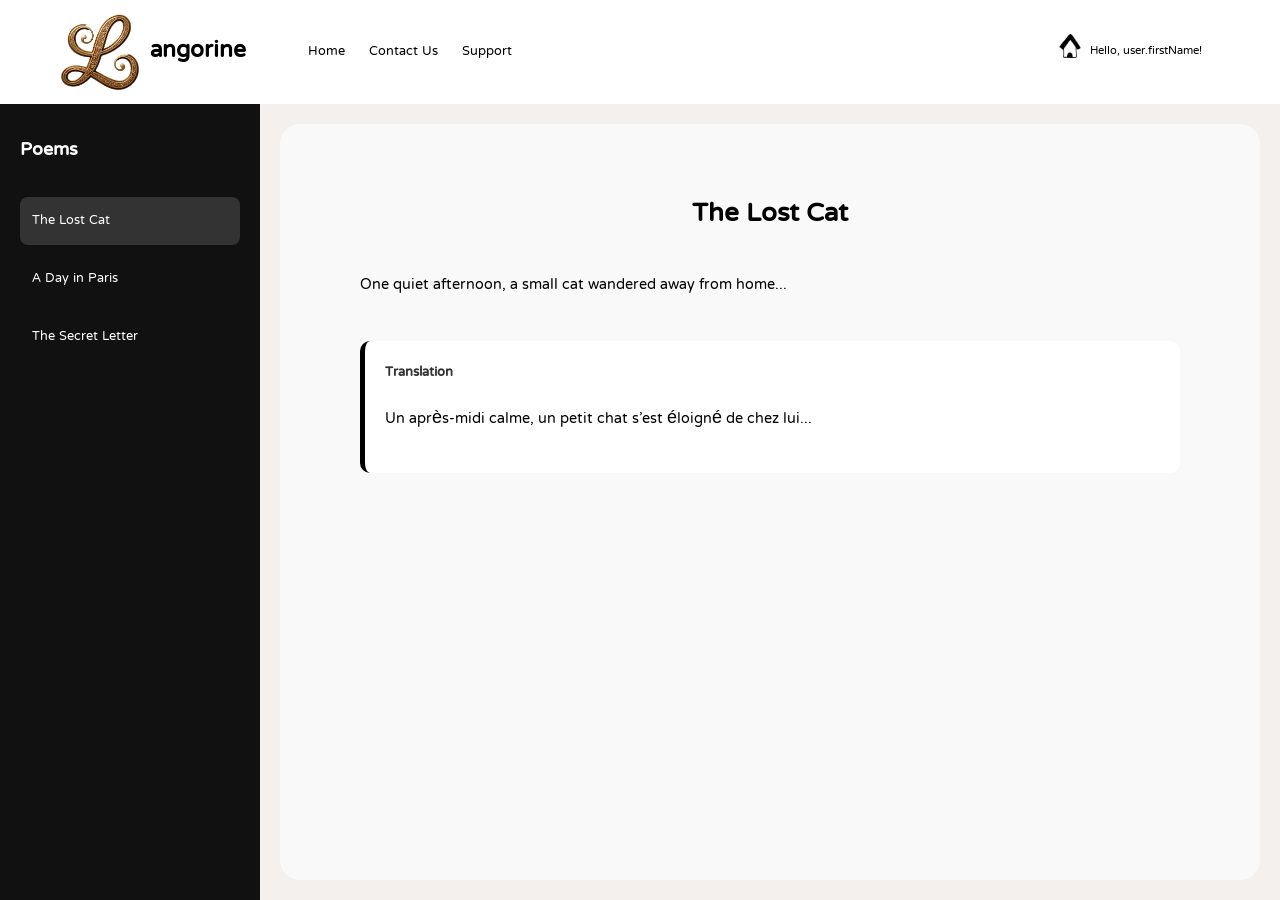
<file: poemA1.html>
<!--
Group 37
Date: March 16, 2026
Team Finaly Delivery - French self-learning Platform
-->

<!DOCTYPE html>
<html lang="en">

<head>
    <meta charset="UTF-8">
    <meta name="viewport" content="width=device-width, initial-scale=1.0">
    <title>Langorine</title>
    <link rel="stylesheet" href="css/readingsStyle.css">
    <link href="https://fonts.googleapis.com/css2?family=NTR&display=swap" rel="stylesheet">
    <link rel="icon" type="image/png" href="images/icons/icon.png">
    <script src="js/script.js"></script>
</head>

<body>
    <nav>
        <div class="nav-container">

            <button class="hamburger" id="hamburger" aria-expanded="false">☰</button>

            <div class="nav-left">
                <div class="nav-brand">
                    <img src="images/icons/icon.png" alt="Langorine" class="nav-brand-icon">
                    angorine
                </div>

                <ul class="nav-menu">
                    <li><a href="index.html">Home</a></li>
                    <li><a href="contact.html">Contact Us</a></li>
                    <li><a href="support.html">Support</a></li>
                    <li class="nav-login mobile-login dropdown" id="mobileUserDropdown">
                        <img src="images/icons/home.png" alt="User" class="nav-icon">
                        <span class="user-login-text">Hello, user.firstName!</span>

                        <div class="dropdown-menu">
                            <a href="user.html" class="dropdown-btn">Level: user.level</a>
                            <button class="dropdown-btn">Sign Out</button>
                            <button class="dropdown-btn danger">Delete Account</button>
                        </div>
                    </li>
                </ul>
            </div>

            <ul class="nav-right">
                <li class="nav-login dropdown" id="userDropdown">
                    <img src="images/icons/home.png" alt="User" class="nav-icon">
                    <span class="user-login-text">Hello, user.firstName!</span>

                    <div class="dropdown-menu">
                        <a href="user.html" class="dropdown-btn">Level: user.level</a>
                        <button class="dropdown-btn">Sign Out</button>
                        <button class="dropdown-btn danger">Delete Account</button>
                    </div>
                </li>
            </ul>

        </div>
    </nav>

    <section class="content-layout reveal">

        <input type="radio" name="story" id="story1" checked>
        <input type="radio" name="story" id="story2">
        <input type="radio" name="story" id="story3">

        <div class="mobile-poem-toggle" id="mobilePoemToggle">
            <span>Poems</span>
            <span class="mobile-poem-arrow">▼</span>
        </div>

        <div class="sidebar">
            <div class="sidebar-title">Poems</div>

            <label for="story1">The Lost Cat</label>
            <label for="story2">A Day in Paris</label>
            <label for="story3">The Secret Letter</label>
        </div>

        <div class="story-content">

            <div class="story story1">
                <h2>The Lost Cat</h2>

                <p class="original">
                    One quiet afternoon, a small cat wandered away from home...
                </p>

                <div class="translation-box">
                    <div class="translation-title">Translation</div>
                    <p>
                        Un après-midi calme, un petit chat s'est éloigné de chez lui...
                    </p>
                </div>
            </div>

            <div class="story story2">
                <h2>The Lost Cat</h2>

                <p class="original">
                    One quiet afternoon, a small cat wandered away from home...
                </p>

                <div class="translation-box">
                    <div class="translation-title">Translation</div>
                    <p>
                        Un après-midi calme, un petit chat s'est éloigné de chez lui...
                    </p>
                </div>
            </div>

            <div class="story story3">
                <h2>The Lost Cat</h2>

                <p class="original">
                    One quiet afternoon, a small cat wandered away from home...
                </p>

                <div class="translation-box">
                    <div class="translation-title">Translation</div>
                    <p>
                        Un après-midi calme, un petit chat s'est éloigné de chez lui...
                    </p>
                </div>
            </div>

        </div>

    </section>

    <button id="scrollTopBtn">
        <img src="images/icons/curved-arrow.png" alt="Scroll to top" class="scroll-top-img">
    </button>

</body>

</html>
</file>
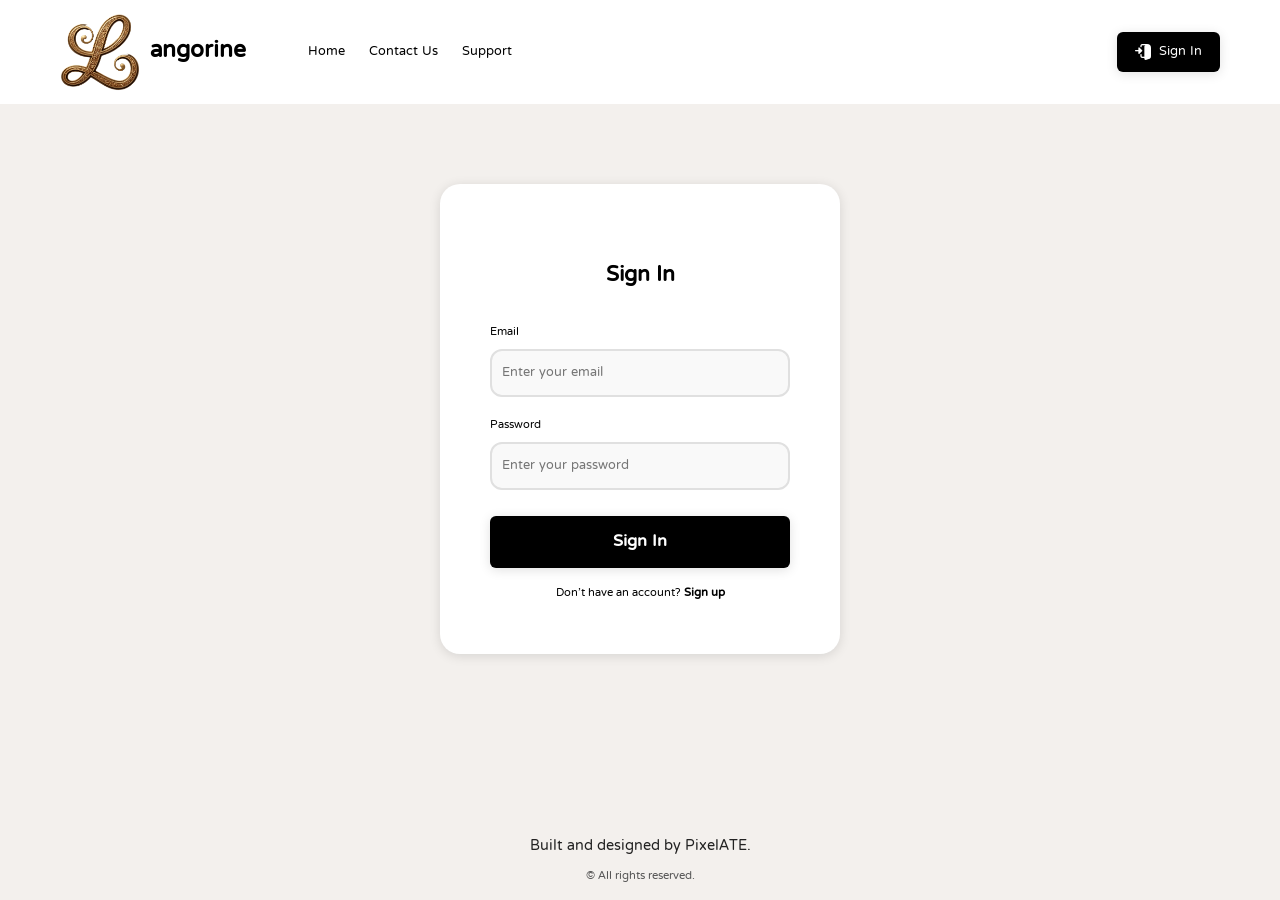
<file: signIn.html>
<!--
Group 37
Date: March 21, 2026
Team Finaly Delivery - French self-learning Platform
-->

<!DOCTYPE html>
<html lang="en">

<head>
    <meta charset="UTF-8">
    <meta name="viewport" content="width=device-width, initial-scale=1.0">
    <title>Langorine</title>
    <link rel="stylesheet" href="css/signStyle.css">
    <link href="https://fonts.googleapis.com/css2?family=NTR&display=swap" rel="stylesheet">
    <link rel="icon" type="image/png" href="images/icons/icon.png">
    <script src="js/script.js"></script>
</head>

<body>
    <nav>
        <div class="nav-container">

            <button class="hamburger" id="hamburger" aria-expanded="false">☰</button>
            <div class="nav-left">
                <div class="nav-brand"> <img src="images/icons/icon.png" alt="Langorine" class="nav-brand-icon">
                    angorine
                </div>
                <ul class="nav-menu">
                    <li><a href="index.html">Home</a></li>
                    <li><a href="contact.html">Contact Us</a></li>
                    <li><a href="support.html">Support</a></li>
                    <li class="nav-login mobile-login"><img src="images/icons/enter.png" alt="Login" class="nav-icon"><a
                            href="signIn.html">Sign In</a></li>
                </ul>
            </div>
            <ul class="nav-right">
                <li class="nav-login"> <img src="images/icons/enter.png" alt="Login" class="nav-icon"><a
                        href="signIn.html">Sign In</a></li>
            </ul>

        </div>
    </nav>

    <div class="container reveal">
        <h2>Sign In</h2>

        <form>
            <div class="input-group">
                <label>Email</label>
                <input type="email" placeholder="Enter your email" required>
            </div>

            <div class="input-group">
                <label>Password</label>
                <input type="password" placeholder="Enter your password" required>
            </div>

            <button class="btn"><a href="levels.html">Sign In</a></button>
        </form>

        <div class="extra">
            Don’t have an account? <a href="signUp.html">Sign up</a>
        </div>
    </div>

    <footer class="site-footer">
        <div class="footer-builder">Built and designed by PixelATE.</div>
        <div class="footer-rights">&copy; All rights reserved.</div>
    </footer>

</body>

</html>
</file>
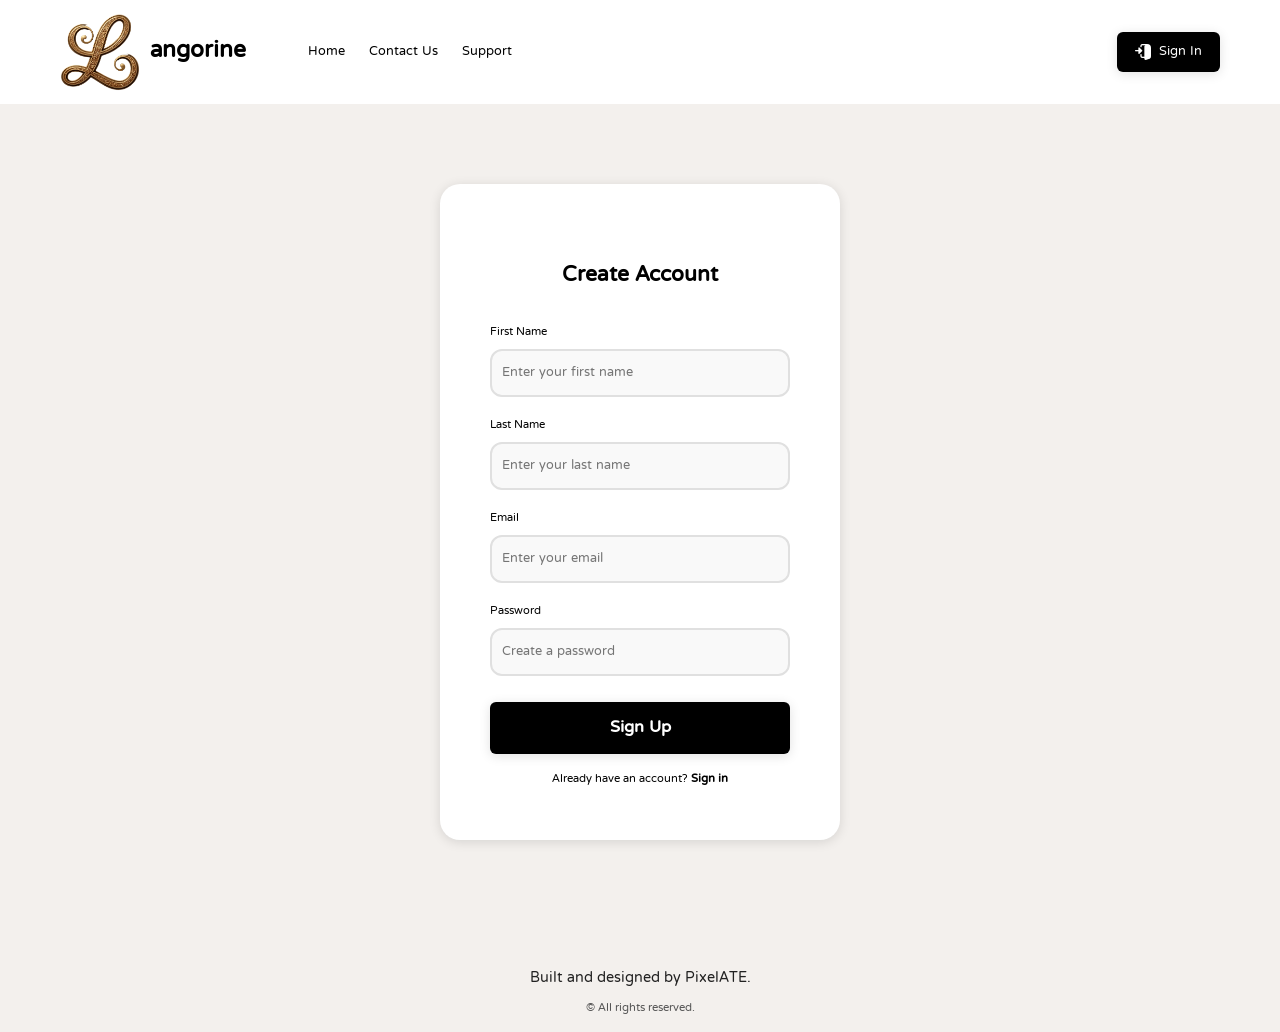
<file: signUp.html>
<!--
Group 37
Date: March 21, 2026
Team Finaly Delivery - French self-learning Platform
-->

<!DOCTYPE html>
<html lang="en">

<head>
    <meta charset="UTF-8">
    <meta name="viewport" content="width=device-width, initial-scale=1.0">
    <title>Langorine</title>
    <link rel="stylesheet" href="css/signStyle.css">
    <link href="https://fonts.googleapis.com/css2?family=NTR&display=swap" rel="stylesheet">
    <link rel="icon" type="image/png" href="images/icons/icon.png">
    <script src="js/script.js"></script>
</head>

<body>
    <nav>
        <div class="nav-container">

            <button class="hamburger" id="hamburger" aria-expanded="false">☰</button>
            <div class="nav-left">
                <div class="nav-brand"> <img src="images/icons/icon.png" alt="Langorine" class="nav-brand-icon">
                    angorine
                </div>
                <ul class="nav-menu">
                    <li><a href="index.html">Home</a></li>
                    <li><a href="contact.html">Contact Us</a></li>
                    <li><a href="support.html">Support</a></li>
                    <li class="nav-login mobile-login"><img src="images/icons/enter.png" alt="Login" class="nav-icon"><a
                            href="signIn.html">Sign In</a></li>
                </ul>
            </div>
            <ul class="nav-right">
                <li class="nav-login"> <img src="images/icons/enter.png" alt="Login" class="nav-icon"><a
                        href="signIn.html">Sign In</a></li>
            </ul>

        </div>
    </nav>

    <div class="container">
        <h2>Create Account</h2>

        <form>
            <div class="input-group">
                <label>First Name</label>
                <input type="text" placeholder="Enter your first name" required>
            </div>

            <div class="input-group">
                <label>Last Name</label>
                <input type="text" placeholder="Enter your last name" required>
            </div>

            <div class="input-group">
                <label>Email</label>
                <input type="email" placeholder="Enter your email" required>
            </div>

            <div class="input-group">
                <label>Password</label>
                <input type="password" placeholder="Create a password" required>
            </div>

            <button class="btn">Sign Up</button>
        </form>

        <div class="extra">
            Already have an account? <a href="signIn.html">Sign in</a>
        </div>
    </div>

    <footer class="site-footer">
        <div class="footer-builder">Built and designed by PixelATE.</div>
        <div class="footer-rights">&copy; All rights reserved.</div>
    </footer>


</body>

</html>
</file>
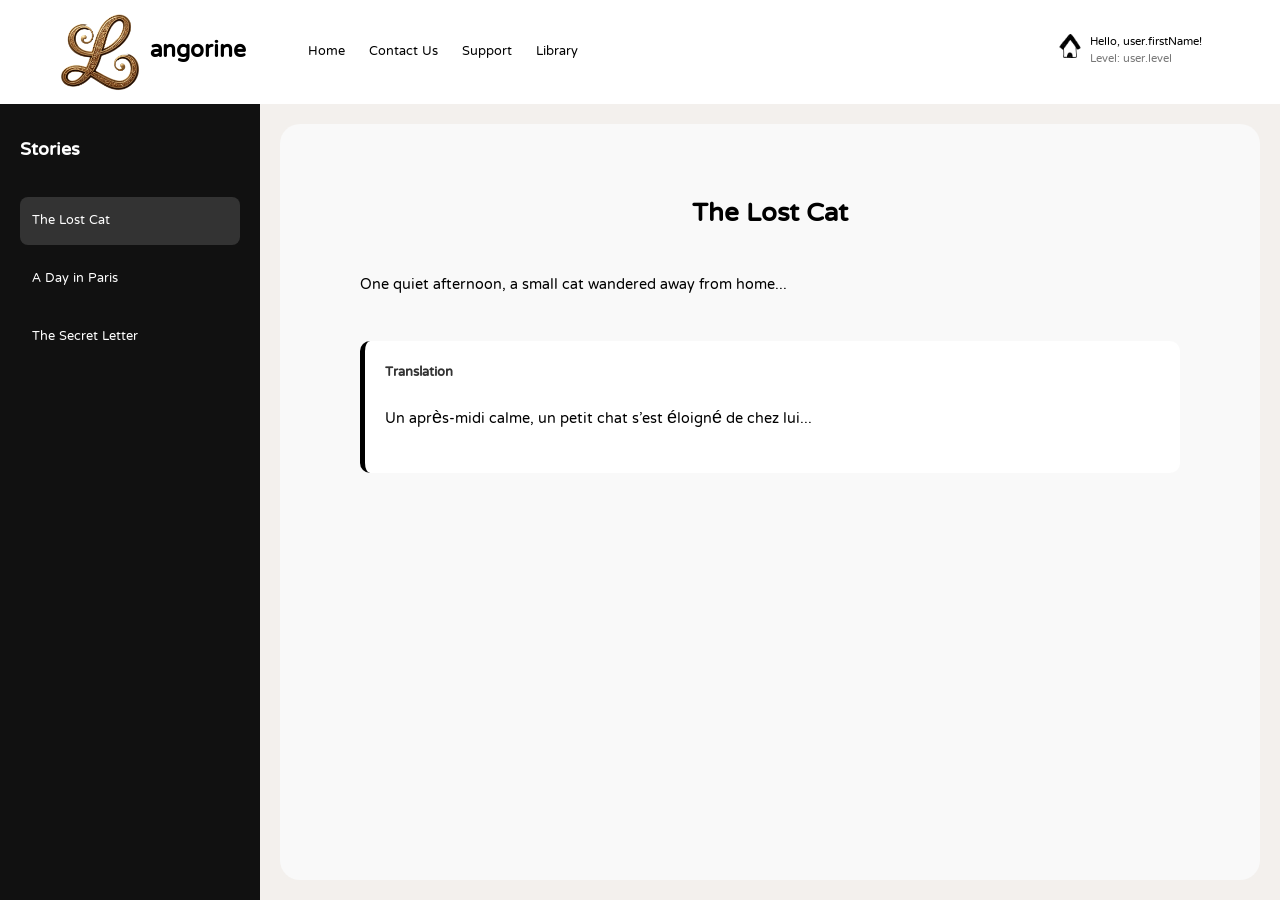
<file: story.html>
<!--
Group 37
Date: March 16, 2026
Team Finaly Delivery - French self-learning Platform
-->

<!DOCTYPE html>
<html lang="en">

<head>
    <meta charset="UTF-8">
    <meta name="viewport" content="width=device-width, initial-scale=1.0">
    <title>Langorine</title>
    <link rel="stylesheet" href="css/readingsStyle.css">
    <link href="https://fonts.googleapis.com/css2?family=NTR&display=swap" rel="stylesheet">
    <link rel="icon" type="image/png" href="images/icons/icon.png">
    <script src="js/script.js"></script>
</head>

<body>
    <nav>
        <div class="nav-container">

            <button class="hamburger" id="hamburger" aria-expanded="false">☰</button>

            <div class="nav-left">
                <div class="nav-brand">
                    <img src="images/icons/icon.png" alt="Langorine" class="nav-brand-icon">
                    angorine
                </div>

                <ul class="nav-menu">
                    <li><a href="index.html">Home</a></li>
                    <li><a href="contact.html">Contact Us</a></li>
                    <li><a href="support.html">Support</a></li>
                    <li><a href="library.html">Library</a></li>
                    <li class="nav-login mobile-login dropdown" id="mobileUserDropdown">
                        <img src="images/icons/home.png" alt="User" class="nav-icon">
                        <div class="user-info">
                            <span class="user-login-text">Hello, user.firstName!</span>
                            <span class="user-level">Level: user.level</span>
                        </div>

                        <div class="dropdown-menu">
                            <a href="user.html" class="dropdown-btn">Level: user.level</a>
                            <button class="dropdown-btn">Sign Out</button>
                            <button class="dropdown-btn danger">Delete Account</button>
                        </div>
                    </li>
                </ul>
            </div>

            <ul class="nav-right">
                <li class="nav-login dropdown" id="userDropdown">
                    <img src="images/icons/home.png" alt="User" class="nav-icon">
                    <div class="user-info">
                        <span class="user-login-text">Hello, user.firstName!</span>
                        <span class="user-level">Level: user.level</span>
                    </div>
                    <div class="dropdown-menu">
                        <a href="levels.html" class="dropdown-btn">Upgrade Level</a>
                        <a href="#" class="dropdown-btn">Sign Out</a>
                        <a href="#" class="dropdown-btn danger">Delete Account</a>
                    </div>
                </li>
            </ul>

        </div>
    </nav>

    <section class="content-layout reveal">

        <input type="radio" name="story" id="story1" checked>
        <input type="radio" name="story" id="story2">
        <input type="radio" name="story" id="story3">

        <div class="mobile-poem-toggle" id="mobilePoemToggle">
            <span>Stories</span>
            <span class="mobile-poem-arrow">▼</span>
        </div>

        <div class="sidebar">
            <div class="sidebar-title">Stories</div>

            <label for="story1">The Lost Cat</label>
            <label for="story2">A Day in Paris</label>
            <label for="story3">The Secret Letter</label>
        </div>

        <div class="story-content">

            <div class="story story1">
                <h2>The Lost Cat</h2>

                <p class="original">
                    One quiet afternoon, a small cat wandered away from home...
                </p>

                <div class="translation-box">
                    <div class="translation-title">Translation</div>
                    <p>
                        Un après-midi calme, un petit chat s'est éloigné de chez lui...
                    </p>
                </div>
            </div>

            <div class="story story2">
                <h2>The Lost Cat</h2>

                <p class="original">
                    One quiet afternoon, a small cat wandered away from home...
                </p>

                <div class="translation-box">
                    <div class="translation-title">Translation</div>
                    <p>
                        Un après-midi calme, un petit chat s'est éloigné de chez lui...
                    </p>
                </div>
            </div>

            <div class="story story3">
                <h2>The Lost Cat</h2>

                <p class="original">
                    One quiet afternoon, a small cat wandered away from home...
                </p>

                <div class="translation-box">
                    <div class="translation-title">Translation</div>
                    <p>
                        Un après-midi calme, un petit chat s'est éloigné de chez lui...
                    </p>
                </div>
            </div>

        </div>

    </section>

    <button id="scrollTopBtn">
        <img src="images/icons/curved-arrow.png" alt="Scroll to top" class="scroll-top-img">
    </button>

</body>

</html>
</file>
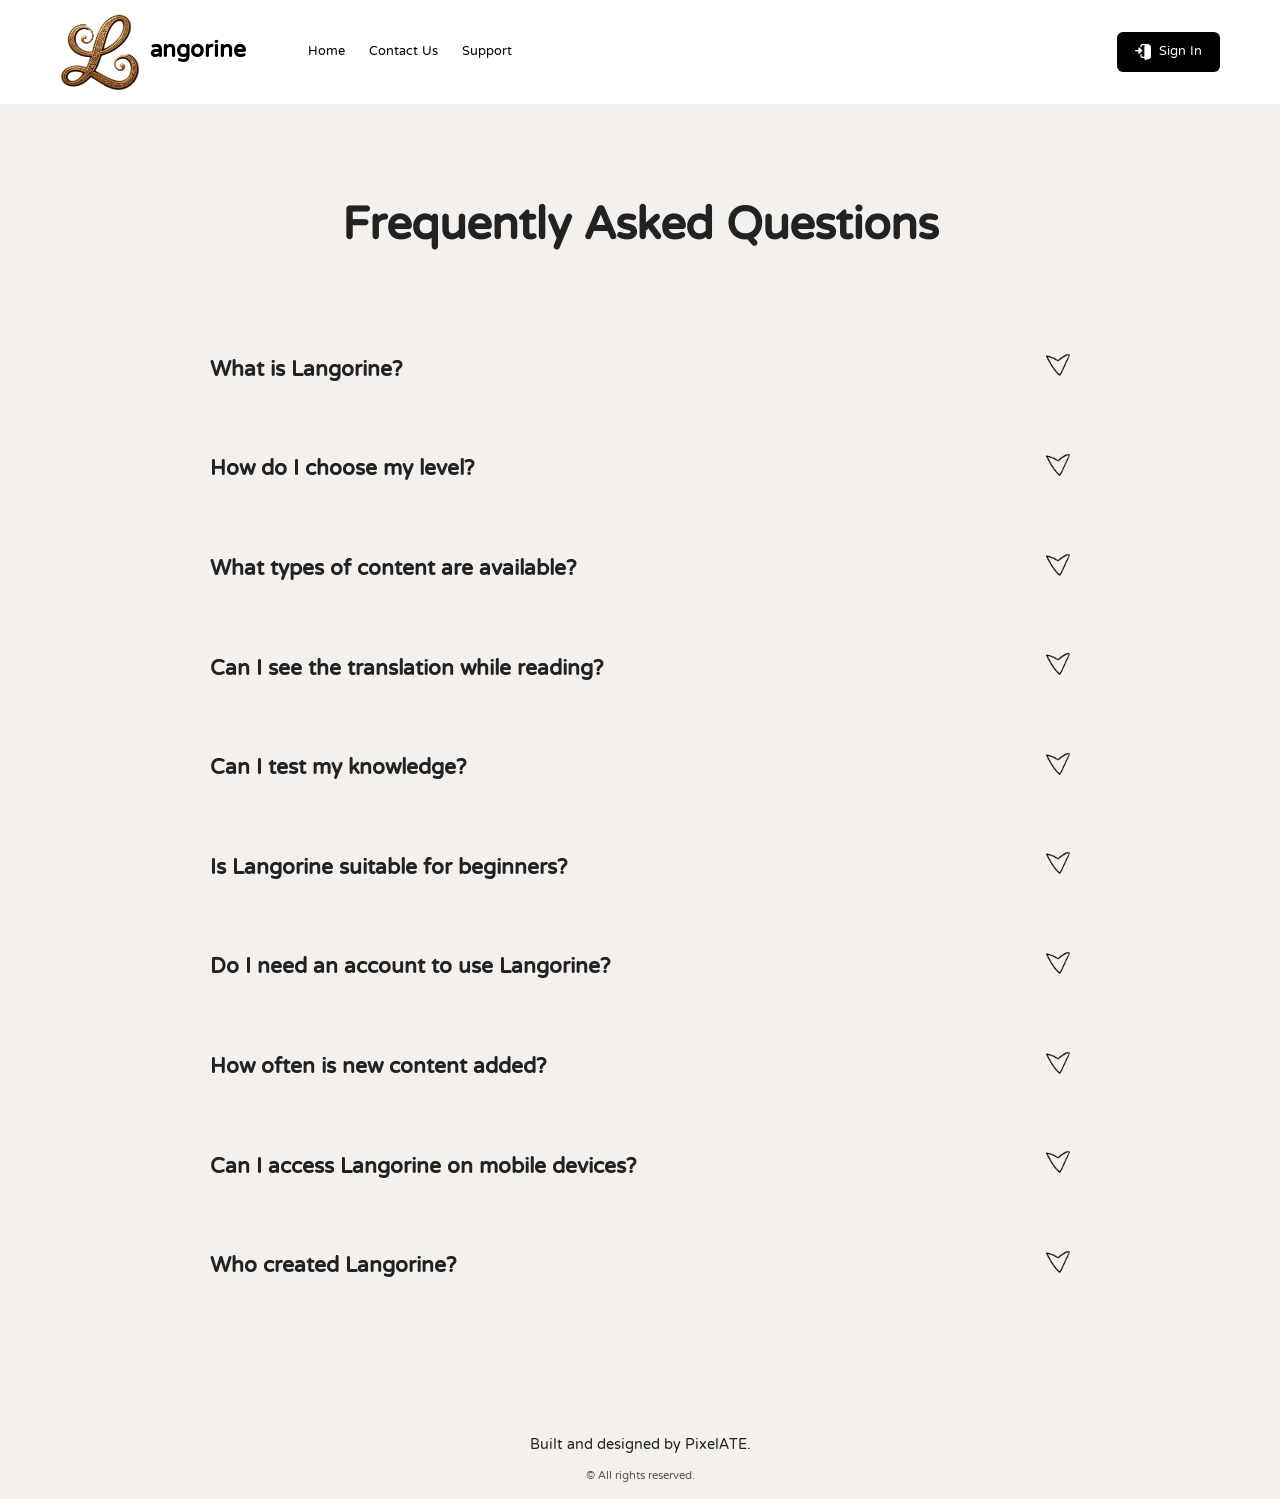
<file: support.html>
<!--
Group 37
Date: March 16, 2026
Team Finaly Delivery - French self-learning Platform
-->

<!DOCTYPE html>
<html lang="en">

<head>
    <meta charset="UTF-8">
    <meta name="viewport" content="width=device-width, initial-scale=1.0">
    <title>Langorine</title>
    <link rel="stylesheet" href="css/supportStyle.css">
    <link href="https://fonts.googleapis.com/css2?family=NTR&display=swap" rel="stylesheet">
    <link rel="icon" type="image/png" href="images/icons/icon.png">
    <script src="js/script.js"></script>
</head>

<body>
    <nav>
        <div class="nav-container">

            <button class="hamburger" id="hamburger" aria-expanded="false">☰</button>
            <div class="nav-left">
                <div class="nav-brand"> <img src="images/icons/icon.png" alt="Langorine" class="nav-brand-icon">
                    angorine
                </div>
                <ul class="nav-menu">
                    <li><a href="index.html">Home</a></li>
                    <li><a href="contact.html">Contact Us</a></li>
                    <li><a href="support.html">Support</a></li>
                    <li class="nav-login mobile-login"> <img src="images/icons/enter.png" alt="Login"
                            class="nav-icon"><a href="login.html">Sign In</a></li>
                </ul>
            </div>
            <ul class="nav-right">
                <a href="signIn.html" class="nav-login">
                    <img src="images/icons/enter.png" alt="Login" class="nav-icon">
                    <span>Sign In</span>
                </a>
            </ul>

        </div>
    </nav>

    <section class="faq-title reveal">
        <h1 class="huge-text">Frequently Asked Questions</h1>
        <div class="faq-list">

            <div class="faq-item">
                <div class="faq-question">
                    <h2>What is Langorine?</h2>
                    <img src="images/icons/down-navigation-arrow.png" class="faq-arrow" alt="Toggle Answer">
                </div>
                <div class="faq-answer">
                    <p>Langorine is a platform designed to help learners improve their French through engaging reading
                        materials. Users can explore stories, articles, and poems tailored to different proficiency
                        levels.</p>
                </div>
            </div>

            <div class="faq-item">
                <div class="faq-question">
                    <h2>How do I choose my level?</h2>
                    <img src="images/icons/down-navigation-arrow.png" class="faq-arrow" alt="Toggle Answer">
                </div>
                <div class="faq-answer">
                    <p>Langorine uses three learning levels: Beginner, Intermediate, and Advanced.
                        If you are new to French, start with Beginner. Intermediate learners can choose Intermediate,
                        while more experienced learners can explore Advanced content.
                        You can choose or change your level after signing in.</p>
                </div>
            </div>

            <div class="faq-item">
                <div class="faq-question">
                    <h2>What types of content are available?</h2>
                    <img src="images/icons/down-navigation-arrow.png" class="faq-arrow" alt="Toggle Answer">
                </div>
                <div class="faq-answer">
                    <p>Each level includes a variety of reading materials such as short stories, articles, and poems.
                        These texts are designed to help you improve vocabulary, comprehension, and reading fluency.</p>
                </div>
            </div>

            <div class="faq-item">
                <div class="faq-question">
                    <h2>Can I see the translation while reading?</h2>
                    <img src="images/icons/down-navigation-arrow.png" class="faq-arrow" alt="Toggle Answer">
                </div>
                <div class="faq-answer">
                    <p>Yes. Langorine allows users to view translations alongside the original French text, helping
                        learners understand new vocabulary while staying engaged with the story.</p>
                </div>
            </div>

            <div class="faq-item">
                <div class="faq-question">
                    <h2>Can I test my knowledge?</h2>
                    <img src="images/icons/down-navigation-arrow.png" class="faq-arrow" alt="Toggle Answer">
                </div>
                <div class="faq-answer">
                    <p>Yes. Users can test their knowledge by doing features such as flashcards, multiple choice and
                        fill-in-the-blank quizzes.
                    </p>
                </div>
            </div>

            <div class="faq-item">
                <div class="faq-question">
                    <h2>Is Langorine suitable for beginners?</h2>
                    <img src="images/icons/down-navigation-arrow.png" class="faq-arrow" alt="Toggle Answer">
                </div>
                <div class="faq-answer">
                    <p>Absolutely. Langorine offers content starting at A1 level, making it accessible for complete
                        beginners who want to start reading French.</p>
                </div>
            </div>

            <div class="faq-item">
                <div class="faq-question">
                    <h2>Do I need an account to use Langorine?</h2>
                    <img src="images/icons/down-navigation-arrow.png" class="faq-arrow" alt="Toggle Answer">
                </div>
                <div class="faq-answer">
                    <p>Yes. All features are only available to users; however, everything is 100% free.</p>
                </div>
            </div>

            <div class="faq-item">
                <div class="faq-question">
                    <h2>How often is new content added?</h2>
                    <img src="images/icons/down-navigation-arrow.png" class="faq-arrow" alt="Toggle Answer">
                </div>
                <div class="faq-answer">
                    <p>New stories and articles are added regularly to provide fresh reading material for learners at
                        all levels.</p>
                </div>
            </div>

            <div class="faq-item">
                <div class="faq-question">
                    <h2>Can I access Langorine on mobile devices?</h2>
                    <img src="images/icons/down-navigation-arrow.png" class="faq-arrow" alt="Toggle Answer">
                </div>
                <div class="faq-answer">
                    <p>Yes. Langorine is designed to work on desktop, tablet, and mobile devices, allowing you to
                        practice reading anytime.</p>
                </div>
            </div>

            <div class="faq-item">
                <div class="faq-question">
                    <h2>Who created Langorine?</h2>
                    <img src="images/icons/down-navigation-arrow.png" class="faq-arrow" alt="Toggle Answer">
                </div>
                <div class="faq-answer">
                    <p>Langorine was designed and developed by PixelATE as a platform to support independent French
                        learners.</p>
                </div>
            </div>

        </div>
    </section>

    <button id="scrollTopBtn">
        <img src="images/icons/curved-arrow.png" alt="Scroll to top" class="scroll-top-img">
    </button>

    <footer class="site-footer">
        <div class="footer-builder">Built and designed by PixelATE.</div>
        <div class="footer-rights">&copy; All rights reserved.</div>
    </footer>

</body>

</html>
</file>
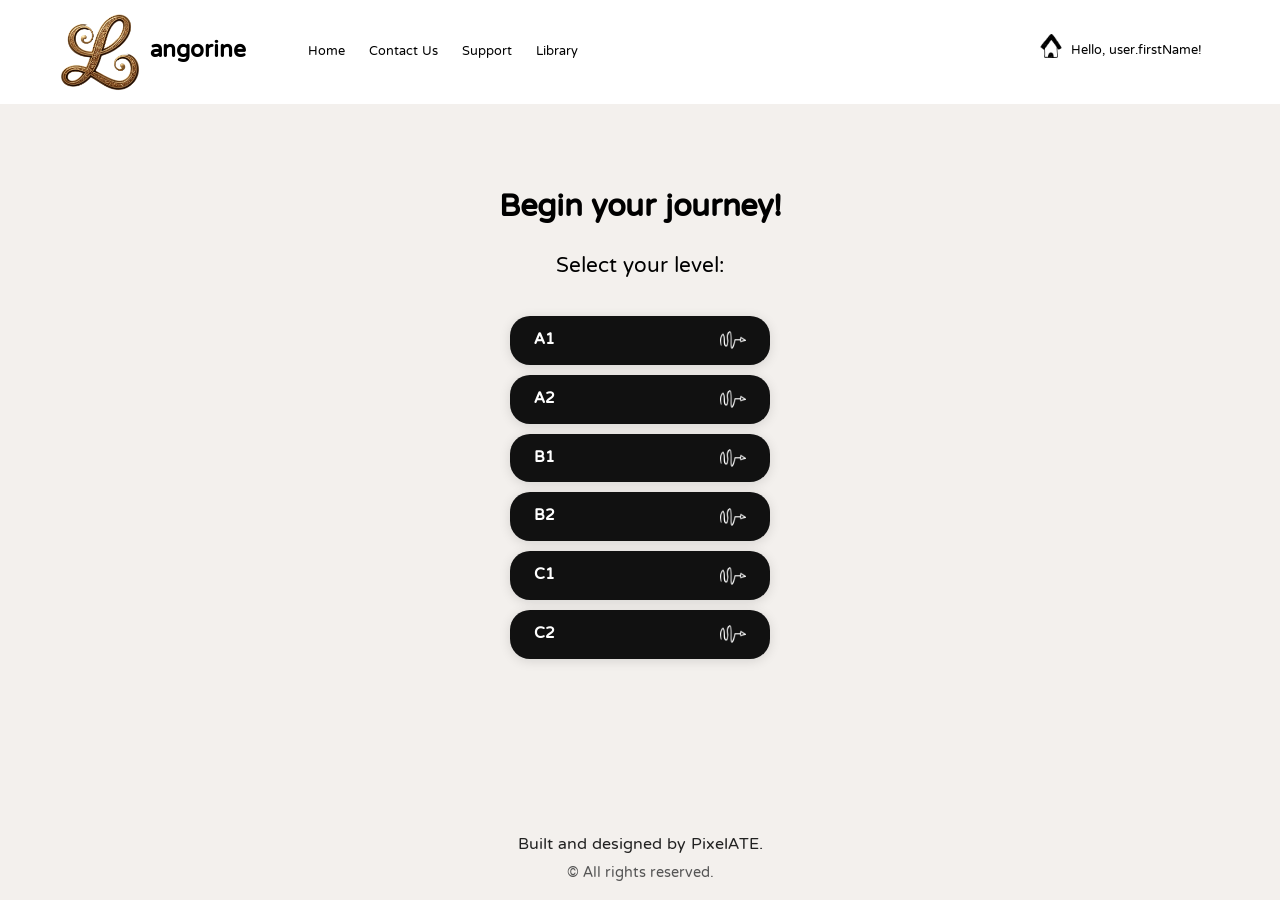
<file: user.html>
<!--
Group 37
Date: March 16, 2026
Team Finaly Delivery - French self-learning Platform
-->

<!DOCTYPE html>
<html lang="en">

<head>
    <meta charset="UTF-8">
    <meta name="viewport" content="width=device-width, initial-scale=1.0">
    <title>Langorine</title>
    <link rel="stylesheet" href="css/userStyle.css">
    <link href="https://fonts.googleapis.com/css2?family=NTR&display=swap" rel="stylesheet">
    <link rel="icon" type="image/png" href="images/icons/icon.png">
    <script src="js/script.js"></script>
</head>

<body>
    <nav>
        <div class="nav-container">

            <button class="hamburger" id="hamburger" aria-expanded="false">☰</button>

            <div class="nav-left">
                <div class="nav-brand">
                    <img src="images/icons/icon.png" alt="Langorine" class="nav-brand-icon">
                    angorine
                </div>

                <ul class="nav-menu">
                    <li><a href="index.html">Home</a></li>
                    <li><a href="contact.html">Contact Us</a></li>
                    <li><a href="support.html">Support</a></li>
                    <li><a href="A1.html">Library</a></li>
                    <li class="nav-login mobile-login dropdown" id="mobileUserDropdown">
                        <img src="images/icons/home.png" alt="User" class="nav-icon">
                        <span class="user-login-text">Hello, user.firstName!</span>

                        <div class="dropdown-menu">
                            <a href="user.html" class="dropdown-btn">Level: user.level</a>
                            <button class="dropdown-btn">Sign Out</button>
                            <button class="dropdown-btn danger">Delete Account</button>
                        </div>
                    </li>
                </ul>
            </div>

            <ul class="nav-right">
                <li class="nav-login dropdown" id="userDropdown">
                    <img src="images/icons/home.png" alt="User" class="nav-icon">
                    <span class="user-login-text">Hello, user.firstName!</span>

                    <div class="dropdown-menu">
                        <a href="user.html" class="dropdown-btn">Level: user.level</a>
                        <button class="dropdown-btn">Sign Out</button>
                        <button class="dropdown-btn danger">Delete Account</button>
                    </div>
                </li>
            </ul>

        </div>
    </nav>

    <section class="main-title reveal">
        <div class="huge-text">Begin your journey!</div>
        <div class="select-level-label">Select your level:</div>
        <div class="level-options">
            <a href="A1.html">
                <div class="level-option">A1 <span class="level-arrow"><img src="images/icons/curved-right-arrow.png"
                            alt="Curved Right Arrow"></span></div>
            </a>
            <a href="A2.html">
                <div class="level-option">A2 <span class="level-arrow"><img src="images/icons/curved-right-arrow.png"
                            alt="Curved Right Arrow"></span></div>
            </a>
            <a href="B1.html">
                <div class="level-option">B1 <span class="level-arrow"><img src="images/icons/curved-right-arrow.png"
                            alt="Curved Right Arrow"></span></div>
            </a>
            <a href="B2.html">
                <div class="level-option">B2 <span class="level-arrow"><img src="images/icons/curved-right-arrow.png"
                            alt="Curved Right Arrow"></span></div>
            </a>
            <a href="C1.html">
                <div class="level-option">C1 <span class="level-arrow"><img src="images/icons/curved-right-arrow.png"
                            alt="Curved Right Arrow"></span></div>
            </a>
            <a href="C2.html">
                <div class="level-option">C2 <span class="level-arrow"><img src="images/icons/curved-right-arrow.png"
                            alt="Curved Right Arrow"></span></div>
            </a>
        </div>
    </section>

    <footer class="site-footer">
        <div class="footer-builder">Built and designed by PixelATE.</div>
        <div class="footer-rights">&copy; All rights reserved.</div>
    </footer>

</body>

</html>
</file>
<file: css/style.css>
/*
Group 37
Date: March 14, 2026
Team Finaly Delivery - French self-learning Platform
*/

* {
    box-sizing: border-box;
}

html,
body {
    font-family: 'NTR', sans-serif;
    background-color: #f3f0ed;
    margin: 0;
    padding: 0;
    overflow-x: hidden;
    line-height: 1.5;
    width: 100%;
    max-width: 100%;
    min-height: 100vh;
}

a {
    text-decoration: none;
    color: inherit;
}

.main-title {
    display: flex;
    justify-content: center;
    align-items: center;
    min-height: 100dvh;
}

.huge-text {
    display: flex;
    justify-content: center;
    align-items: center;
    font-size: clamp(32px, 6vw, 90px);
    font-weight: 600;
    text-align: center;
    color: #222;
}

.black-section {
    background: #000;
    display: flex;
    flex-direction: column;
    align-items: center;
    padding: 6.5vw 0 10vw 0;
}

.how-section {
    display: flex;
    flex-direction: column;
    align-items: center;
    padding: 0 0 5vw 0;
}

.how-title {
    color: #222;
    font-size: clamp(28px, 4vw, 60px);
    margin: 0 0 3vw 0;
    text-align: center;
}

.how-flex {
    display: flex;
    gap: 3vw;
    width: 90vw;
    max-width: 1200px;
    justify-content: center;
    align-items: center;
}

.how-icon {
    width: 6vw;
    height: 6vw;
    object-fit: contain;
    margin-bottom: 1vw;
}

.how-arrow-img {
    width: 3vw;
    height: 3vw;
    object-fit: contain;
    margin: 0 1vw;
    align-self: center;
}

.transparent-box {
    color: #222;
    flex: 1 1 0;
    aspect-ratio: 1/1;
    display: flex;
    flex-direction: column;
    align-items: center;
    padding: 2vw 1vw;
    text-align: center;
    font-size: clamp(16px, 2vw, 22px);
    font-weight: 500;
    justify-content: center;
}

.transparent-box h2 {
    font-size: clamp(20px, 2vw, 28px);
}

.section-title {
    color: #fff;
    font-size: clamp(28px, 4vw, 60px);
    margin: 0 0 3vw 0;
    text-align: center;
}

.flex-container {
    display: flex;
    gap: 3vw;
    width: 90vw;
    max-width: 1200px;
    justify-content: center;
    align-items: stretch;
}

.flex-box {
    background: #fff;
    color: #222;
    flex: 1 1 0;
    min-width: 0;
    aspect-ratio: 1/1;
    display: flex;
    flex-direction: column;
    align-items: center;
    justify-content: center;
    border-radius: 2vw;
    box-shadow: 0 4px 24px rgba(0, 0, 0, 0.08);
    padding: 2vw 1vw;
    text-align: center;
}

.flex-box img {
    width: 6vw;
    height: 6vw;
    object-fit: contain;
    margin: 1vw 0 2vw 0;
}

.flex-box h2 {
    margin: 0 0 1vw 0;
    font-size: clamp(20px, 6vw, 30px);
}

.flex-box p {
    font-size: clamp(16px, 1.4vw, 20px);
}

.box-text {
    margin-top: auto;
    margin-bottom: 2vw;
    font-size: clamp(16px, 1.2vw, 18px);
    color: #444;
    text-align: center;
}

.journey-section {
    padding: 120px 20px;
    max-width: 1200px;
    margin: 0 auto;
}

.journey-header {
    font-size: clamp(24px, 4vw, 48px);
}

.journey-description {
    font-size: clamp(16px, 2.2vw, 24px);
}

.journey-container {
    display: flex;
    align-items: center;
    justify-content: center;
    gap: 6vw;
}

.journey-text {
    flex: 1;
}

.journey-image {
    flex: 1;
    display: flex;
    justify-content: flex-end;
}

.books-img {
    width: 300px;
}

nav {
    background: #fff;
    padding: 12px 0;
    position: fixed;
    top: 0;
    left: 0;
    width: 100%;
    z-index: 1000;
}

nav ul {
    margin: 0;
    padding: 0;
    list-style: none;
}

.nav-container {
    display: flex;
    justify-content: space-between;
    align-items: center;
    max-width: 1200px;
    margin: 0 auto;
    padding: 0 20px;
}

.nav-left {
    display: flex;
    align-items: center;
    gap: 30px;
}

.nav-menu {
    display: flex;
    gap: 24px;
    list-style: none;
    margin: 0;
    padding: 0;
}

.nav-right {
    display: flex;
    align-items: center;
}

.nav-brand {
    margin-right: 32px;
    font-size: 28px;
    font-weight: bold;
    display: flex;
    align-items: center;
    color: #000;
}

.nav-brand-icon {
    height: 80px;
    width: 80px;
    margin-right: 10px;
    border-radius: 8px;
}

.nav-login {
    display: flex;
    align-items: center;
    gap: 8px;
    background: #000;
    color: #fff;
    border-radius: 6px;
    padding: 8px 18px;
    text-decoration: none;
}

.nav-login:hover {
    background: #222;
}

.nav-icon {
    height: 16px;
    width: 16px;
    border-radius: 4px;
}

.hamburger {
    display: none;
    font-size: 28px;
    background: none;
    border: none;
    cursor: pointer;
}

.mobile-login {
    display: none;
}

.site-footer {
    padding: 2vw 0 1vw 0;
    text-align: center;
    font-size: clamp(14px, 1.2vw, 18px);
    color: #222;
    margin-top: auto;
}

.footer-builder {
    font-size: clamp(16px, 1.4vw, 20px);
    font-weight: 500;
    margin-bottom: 0.5vw;
}

.footer-rights {
    font-size: clamp(14px, 1.1vw, 18px);
    color: #555;
}

#scrollTopBtn {
    display: none;
    position: fixed;
    bottom: 30px;
    right: 30px;
    width: 40px;
    height: 40px;
    border-radius: 50%;
    background: #fff;
    box-shadow: 0 2px 8px rgba(0, 0, 0, 0.15);
    border: none;
    cursor: pointer;
    z-index: 2000;
    align-items: center;
    justify-content: center;
    padding: 0;
    transition: opacity 0.3s;
}

#scrollTopBtn.show {
    display: flex;
    opacity: 1;
}

.scroll-top-img {
    width: 20px;
    height: 20px;
    display: block;
}

.reveal {
    opacity: 0;
    transform: translateY(60px);
    transition: opacity 0.9s ease, transform 0.9s ease;
}

.reveal.show {
    opacity: 1;
    transform: translateY(0);
}

.flex-box:nth-child(1) {
    transition-delay: 0.1s;
}

.flex-box:nth-child(2) {
    transition-delay: 0.2s;
}

.flex-box:nth-child(3) {
    transition-delay: 0.3s;
}

.transparent-box:nth-child(1) {
    transition-delay: 0.1s;
}

.transparent-box:nth-child(3) {
    transition-delay: 0.2s;
}

.transparent-box:nth-child(5) {
    transition-delay: 0.3s;
}

.flex-box:hover {
    transform: translateY(-10px);
    box-shadow: 0 10px 30px rgba(0, 0, 0, 0.12);
}

@media (max-width: 1024px) and (min-width: 701px) {
    .flex-container {
        display: grid;
        grid-template-columns: 1fr 1fr;
        gap: 3vw;
        width: 90vw;
        max-width: 1200px;
        margin: 0 auto;
        justify-items: center;
    }

    .flex-box {
        aspect-ratio: 1/1;
        width: 100%;
    }

    .flex-box:nth-child(3) {
        width: 100%;
        grid-column: 1 / -1;
        justify-self: center;
        width: 50%;
        max-width: 420px;
    }

    .flex-box p {
        font-size: clamp(18px, 2.2vw, 22px);
    }

    .how-flex {
        display: flex;
        flex-direction: column;
        align-items: center;
        gap: 4vw;
    }

    .how-arrow-img {
        display: block;
        margin: 2vw auto;
        width: 6vw;
        height: 6vw;
        content: url("../images/icons/down-arrow.png");
    }

    .transparent-box {
        width: 85vw;
        max-width: 420px;
        padding: 4vw;
        text-align: center;
        font-size: 16px;
    }

    .how-icon {
        width: 12vw;
        height: 12vw;
        margin-bottom: 5px;
    }

    .how-title {
        margin-bottom: 6vw;
        text-align: center;
    }
}

@media (max-width: 700px) {

    .nav-container {
        position: relative;
        display: flex;
        justify-content: center;
        align-items: center;
        width: 100%;
        padding: 12px 20px;
    }

    .hamburger {
        display: block;
        position: absolute;
        left: 20px;
        top: 50%;
        transform: translateY(-50%);
        font-size: 28px;
        background: none;
        border: none;
        cursor: pointer;
        z-index: 1100;
        color: #000;
    }

    .nav-brand {
        position: absolute;
        left: 50%;
        top: 50%;
        transform: translate(-50%, -50%);
        display: flex;
        align-items: center;
        gap: 10px;
        font-size: 24px;
        font-weight: bold;
        z-index: 1000;
    }

    .nav-brand-icon {
        width: 40px;
        height: 40px;
        padding: 0;
        margin: 0;
    }

    .nav-menu {
        position: absolute;
        top: 100%;
        left: 0;
        width: 100%;
        background: #fff;
        display: flex;
        flex-direction: column;
        align-items: center;
        gap: 18px;
        max-height: 0;
        overflow: hidden;
        transition: max-height 0.4s ease;
    }

    .nav-menu li:first-child {
        margin-top: 20px;
    }

    .nav-menu li:last-child {
        margin-bottom: 20px;
    }

    .nav-menu.active {
        max-height: 400px;
    }

    .nav-left li {
        font-size: 18px;
    }

    .nav-right {
        display: none;
    }

    .nav-login {
        display: flex;
        align-items: center;
        justify-content: center;
        gap: 8px;
        text-align: center;
        width: 80vw;
        max-width: 400px;
    }

    .mobile-login {
        display: flex;
    }

    .flex-container {
        flex-direction: column;
        align-items: center;
        gap: 6vw;
    }

    .flex-box {
        width: 85vw;
        max-width: 420px;
        min-height: 420px;
        padding: 4vw;
        flex-direction: column;
        justify-content: center;
        align-items: center;
        text-align: center;
    }

    .flex-box h2 {
        margin: 0 0 12px 0;
        padding: 10px;
    }

    .flex-box img {
        width: 18vw;
        height: 18vw;
        margin-bottom: 4vw;
    }

    .box-text {
        margin: 0;
    }

    .section-title {
        margin-bottom: 6vw;
    }

    .journey-container {
        flex-direction: column;
    }

    .books-img {
        width: 200px;
    }

    .how-flex {
        flex-direction: column;
        gap: 0;
    }

    .how-arrow-img {
        content: url("../images/icons/down-arrow.png");
        width: 10vw;
        height: 10vw;
        align-self: center;
        margin: 0px;
    }

    .transparent-box {
        width: 85vw;
        max-width: 420px;
        font-size: 16px;
        padding: 4vw;
    }

    .transparent-box h2 {
        margin-bottom: 5px;
    }

    .how-icon {
        width: 18vw;
        height: 18vw;
        margin-bottom: 5px;
    }

    .how-title {
        margin: 0;
    }

}
</file>
<file: css/levelStyle.css>
/*
Group 37
Date: March 16, 2026
Team Finaly Delivery - French self-learning Platform
*/

* {
    box-sizing: border-box;
}

html,
body {
    font-family: 'NTR', sans-serif;
    background-color: #f3f0ed;
    margin: 0;
    padding: 0;
    line-height: 1.5;
    width: 100%;
    max-width: 100%;
    min-height: 100vh;
    overflow-x: hidden;
}

body {
    display: flex;
    flex-direction: column;
}

a {
    text-decoration: none;
    color: inherit;
}

nav {
    background: #fff;
    padding: 12px 0;
    position: fixed;
    top: 0;
    left: 0;
    width: 100%;
    z-index: 1000;
}

nav ul {
    margin: 0;
    padding: 0;
    list-style: none;
}

.nav-container {
    display: flex;
    justify-content: space-between;
    align-items: center;
    max-width: 1200px;
    margin: 0 auto;
    padding: 0 20px;
}

.nav-left {
    display: flex;
    align-items: center;
    gap: 30px;
}

.nav-menu {
    display: flex;
    gap: 24px;
}

.nav-right {
    display: flex;
    align-items: center;
}

.nav-brand {
    margin-right: 32px;
    font-size: 28px;
    font-weight: bold;
    display: flex;
    align-items: center;
}

.nav-brand-icon {
    height: 80px;
    width: 80px;
    margin-right: 10px;
}

.nav-login {
    color: #000;
    border-radius: 6px;
    padding: 8px 18px;
    font-size: 16px;
    display: flex;
    align-items: center;
    gap: 8px;
}

.nav-icon {
    height: 24px;
    width: 24px;
    display: block;
    transform: translateY(-5px);
}

.hamburger {
    display: none;
    font-size: 28px;
    background: none;
    border: none;
    cursor: pointer;
}

.dropdown {
    position: relative;
    padding-bottom: 10px;
}

.user-login-text {
    cursor: pointer;
}

.mobile-login {
    display: none;
}

.dropdown-menu {
    position: absolute;
    top: 100%;
    right: 0;
    background: #fff;
    padding: 20px 25px;
    border-radius: 10px;
    box-shadow: 0 5px 20px rgba(0, 0, 0, 0.15);
    display: flex;
    flex-direction: column;
    gap: 10px;
    opacity: 0;
    pointer-events: none;
    transform: translateY(10px);
    transition: 0.25s ease;
}

.dropdown-menu::before {
    content: "";
    position: absolute;
    top: -8px;
    right: 20px;
    width: 0;
    height: 0;
    border-left: 8px solid transparent;
    border-right: 8px solid transparent;
    border-bottom: 8px solid #fff;
}

.dropdown-btn {
    padding: 10px;
    border: none;
    border-radius: 6px;
    background: #eee;
    cursor: pointer;
    font-family: 'NTR', sans-serif;
    font-size: 14px;
    transition: 0.2s;
    text-align: center;
}

.dropdown-btn:hover {
    background: #ddd;
}

.dropdown-btn.danger {
    background: #000;
    color: #fff;
}

.dropdown-btn.danger:hover {
    background: #222;
}

.horiz-title {
    font-size: clamp(24px, 3vw, 50px);
    font-weight: 900;
}

.horiz-section {
    padding-top: 250px;
    display: flex;
    justify-content: center;
}

.horiz-container {
    display: flex;
    align-items: center;
}

.horiz-container img {
    width: 400px;
    height: auto;
    border-radius: 20px;
}

.horiz-text-right {
    max-width: 400px;
    font-size: clamp(16px, 1.3vw, 20px);
    padding-left: 50px;
}

.horiz-text-left {
    max-width: 400px;
    font-size: clamp(16px, 1.3vw, 20px);
    padding-right: 50px;
}

.horiz-button {
    display: inline-flex;
    align-items: center;
    justify-content: center;
    background: #000;
    color: #fff;
    border: none;
    border-radius: 6px;
    padding: 12px 24px;
    margin-top: 20px;
    font-size: 16px;
    display: flex;
    gap: 8px;
    transition: background 0.2s;
    box-shadow: 0 2px 12px rgba(0, 0, 0, 0.12);
    max-width: 120px;
    cursor: pointer;
}

.horiz-button:hover {
    background: #222;
}

.browse-arrow {
    display: flex;
    align-items: center;
}

.browse-arrow img {
    width: 26px;
    height: 26px;
    display: block;
}

.fun-section {
    background: #000;
    color: #fff;
    padding: 80px 20px;
    margin-top: 180px;
    margin-bottom: 20px;
}

.fun-container {
    max-width: 1200px;
    margin: 0 auto;
    display: flex;
    flex-direction: column;
    align-items: center;
    gap: 50px;
}

.fun-title {
    font-size: clamp(28px, 4vw, 48px);
    font-weight: 900;
    text-align: center;
}

.fun-cards {
    display: flex;
    gap: 3vw;
    width: 90vw;
    max-width: 1200px;
    justify-content: center;
    flex-wrap: wrap;
}

.fun-card {
    background: #111;
    border-radius: 20px;
    padding: 20px;
    text-align: center;
    max-width: 300px;
    display: flex;
    flex-direction: column;
    gap: 15px;
    cursor: pointer;
    transition: background 0.2s, transform 0.2s, box-shadow 0.2s;
}

.fun-card img {
    width: 100%;
    border-radius: 20px;
}

.fun-card-title {
    font-size: 22px;
    font-weight: 700;
}

.fun-card-desc {
    font-size: 16px;
    line-height: 1.4;
    color: #ccc;
}

.fun-card .horiz-button {
    margin: 0 auto;
    max-width: 120px;
}

.site-footer {
    padding: 2vw 0 1vw 0;
    text-align: center;
    font-size: clamp(14px, 2vw, 18px);
    color: #222;
    margin-top: auto;
}

.footer-builder {
    font-size: clamp(16px, 2.2vw, 20px);
    font-weight: 500;
}

.footer-rights {
    font-size: clamp(14px, 1.8vw, 18px);
    color: #555;
}

.reveal {
    opacity: 0;
    transform: translateY(60px);
    transition: opacity 0.9s ease, transform 0.9s ease;
}

.reveal.show {
    opacity: 1;
    transform: translateY(0);
}

.fun-card:nth-child(1) {
    transition-delay: 0.1s;
}

.fun-card:nth-child(2) {
    transition-delay: 0.2s;
}

.fun-card:nth-child(3) {
    transition-delay: 0.3s;
}

.fun-card:hover {
    background: #222;
    transform: translateY(-10px);
    box-shadow: 0 10px 30px rgba(0, 0, 0, 0.2);
}

#scrollTopBtn {
    display: none;
    position: fixed;
    bottom: 30px;
    right: 30px;
    width: 40px;
    height: 40px;
    border-radius: 50%;
    background: #fff;
    box-shadow: 0 2px 8px rgba(0, 0, 0, 0.15);
    border: none;
    cursor: pointer;
    z-index: 2000;
    align-items: center;
    justify-content: center;
    padding: 0;
    transition: opacity 0.3s;
}

#scrollTopBtn.show {
    display: flex;
    opacity: 1;
}

.scroll-top-img {
    width: 20px;
    height: 20px;
    display: block;
}

@media (hover: hover) and (pointer: fine) {
    .dropdown:hover .dropdown-menu {
        opacity: 1;
        pointer-events: auto;
        transform: translateY(0);
    }
}

@media (max-width: 1024px) and (min-width: 701px) {

    .nav-brand {
        font-size: 22px;
        margin-right: 18px;
    }

    .nav-brand-icon {
        width: 55px;
        height: 55px;
    }

    .horiz-section .horiz-container {
        padding-left: 20px;
        padding-right: 20px;
        justify-content: center;
    }

    .horiz-section .horiz-container img {
        max-width: 80%;
        border-radius: 20px;
    }

    .site-footer {
        font-size: clamp(14px, 2.5vw, 18px);
        padding: 3vw 0 2vw 0;
    }

    .footer-builder {
        font-size: clamp(16px, 2.5vw, 20px);
    }

    .footer-rights {
        font-size: clamp(14px, 2vw, 18px);
    }
}

@media (max-width: 700px) {
    .site-footer {
        font-size: 15px;
        padding: 24px 0 16px 0;
    }

    .footer-builder {
        font-size: 16px;
    }

    .footer-rights {
        font-size: 13px;
    }

    nav {
        padding: 0;
        height: 64px;
    }

    body {
        padding-top: 64px;
    }

    .main-title {
        padding-top: 100px;
    }

    .hamburger {
        display: block;
        position: absolute;
        left: 20px;
        top: 50%;
        transform: translateY(-50%);
        color: black;
    }

    .nav-brand {
        position: absolute;
        left: 50%;
        top: 50%;
        transform: translate(-50%, -50%);
        font-size: 24px;
    }

    .nav-brand-icon {
        width: 40px;
        height: 40px;
    }

    .nav-container {
        position: relative;
        display: flex;
        justify-content: center;
        align-items: center;
        width: 100%;
        padding: 0 20px;
        height: 64px;
    }

    .nav-menu {
        position: absolute;
        top: 100%;
        left: 0;
        width: 100%;
        background: #fff;
        flex-direction: column;
        align-items: center;
        gap: 18px;
        max-height: 0;
        overflow: hidden;
        opacity: 0;
        transition: max-height 0.35s ease, opacity 0.25s ease;
    }

    .nav-menu.active {
        max-height: 100vh;
        opacity: 1;
        overflow: visible;
    }

    .nav-right {
        display: none;
    }

    .nav-login {
        padding: 8px 48px;
        min-width: 260px;
    }

    .mobile-login {
        display: flex;
    }

    #mobileUserDropdown {
        position: relative;
    }

    #mobileUserDropdown .dropdown-menu {
        opacity: 0;
        pointer-events: none;
        transform: translateY(10px);
        position: absolute;
        top: 100%;
        left: 0;
        right: auto;
        width: 100%;
    }

    #mobileUserDropdown.open .dropdown-menu {
        opacity: 1;
        pointer-events: auto;
        transform: translateY(0);
    }

    #mobileUserDropdown {
        padding-top: 0;
    }

    .horiz-section {
        padding-top: 60px;
        padding-bottom: 20px;
        padding-left: 20px;
        padding-right: 20px;
    }

    .horiz-container {
        flex-direction: column;
        text-align: center;
        gap: 30px;
    }

    .horiz-container img {
        order: 1;
        width: 100%;
        max-width: 350px;
    }

    .horiz-text-left,
    .horiz-text-right {
        order: 2;
        padding: 0;
        max-width: 100%;
    }

    .horiz-button {
        margin: 20px auto 0 auto;
    }

    .fun-cards {
        flex-direction: column;
        gap: 30px;
        align-items: center;
    }

    .fun-section {
        margin-top: 120px;
    }
}
</file>
<file: css/readingsStyle.css>
/*
Group 37
Date: March 16, 2026
Team Finaly Delivery - French self-learning Platform
*/

* {
    box-sizing: border-box;
}

html,
body {
    font-family: 'NTR', sans-serif;
    background-color: #f3f0ed;
    margin: 0;
    padding: 0;
    overflow-x: hidden;
    line-height: 1.5;
    width: 100%;
    max-width: 100%;
    min-height: 100vh;
    height: 100%;
    overflow-x: hidden;
}

body {
    display: flex;
    flex-direction: column;
    padding-top: 104px;
}

a {
    text-decoration: none;
    color: inherit;
}

nav {
    background: #fff;
    padding: 12px 0;
    position: fixed;
    top: 0;
    left: 0;
    width: 100%;
    z-index: 1000;
}

nav ul {
    margin: 0;
    padding: 0;
    list-style: none;
}

.nav-container {
    display: flex;
    justify-content: space-between;
    align-items: center;
    max-width: 1200px;
    margin: 0 auto;
    padding: 0 20px;
}

.nav-left {
    display: flex;
    align-items: center;
    gap: 30px;
}

.nav-menu {
    display: flex;
    gap: 24px;
}

.nav-right {
    display: flex;
    align-items: center;
}

.nav-brand {
    margin-right: 32px;
    font-size: 28px;
    font-weight: bold;
    display: flex;
    align-items: center;
}

.nav-brand-icon {
    height: 80px;
    width: 80px;
    margin-right: 10px;
}

.nav-login {
    color: #000;
    border-radius: 6px;
    padding: 8px 18px;
    font-size: 16px;
    display: flex;
    align-items: center;
    gap: 8px;
}

.nav-icon {
    height: 24px;
    width: 24px;
    display: block;
    transform: translateY(-5px);
}

.hamburger {
    display: none;
    font-size: 28px;
    background: none;
    border: none;
    cursor: pointer;
}

.dropdown {
    position: relative;
    padding-bottom: 10px;
}

.user-info {
    display: flex;
    flex-direction: column;
    line-height: 1.1;
}

.user-login-text {
    font-size: 14px;
    cursor: pointer;
}

.user-level {
    font-size: 14px;
    color: #777;
    margin-top: 1px;
    cursor: pointer;
}

.dropdown-menu {
    position: absolute;
    top: 100%;
    right: 0;
    background: #fff;
    padding: 20px 25px;
    border-radius: 10px;
    box-shadow: 0 5px 20px rgba(0, 0, 0, 0.15);
    display: flex;
    flex-direction: column;
    gap: 10px;
    opacity: 0;
    pointer-events: none;
    transform: translateY(10px);
    transition: 0.25s ease;
}

.dropdown-menu::before {
    content: "";
    position: absolute;
    top: -8px;
    right: 20px;
    width: 0;
    height: 0;
    border-left: 8px solid transparent;
    border-right: 8px solid transparent;
    border-bottom: 8px solid #fff;
}

.dropdown-btn {
    padding: 10px;
    border: none;
    border-radius: 6px;
    background: #eee;
    cursor: pointer;
    font-family: 'NTR', sans-serif;
    font-size: 14px;
    transition: 0.2s;
    text-align: center;
    display: block;
    width: 100%;
}

.dropdown-btn:hover {
    background: #ddd;
}

.dropdown-btn.danger {
    background: #000;
    color: #fff;
}

.dropdown-btn.danger:hover {
    background: #222;
}

.content-layout {
    display: flex;
    flex: 1;
    min-height: 0;
}

input[type="radio"] {
    display: none;
}

.sidebar {
    width: 260px;
    background: #111;
    color: #fff;
    padding: 30px 20px;
    display: flex;
    flex-direction: column;
    gap: 10px;
    overflow-y: auto;
}

.sidebar-title {
    font-size: 22px;
    font-weight: bold;
    margin-bottom: 20px;
}

.sidebar label {
    padding: 12px;
    border-radius: 8px;
    cursor: pointer;
    transition: background 0.2s;
}

.sidebar label:hover {
    background: #222;
}

.story-content {
    flex: 1;
    padding: 40px 80px;
    background: #f9f9f9;
    margin: 20px;
    border-radius: 20px;
    overflow-y: auto;
}

.story-content h2 {
    text-align: center;
    font-size: 32px;
    margin-bottom: 30px;
}

.story-content p {
    font-size: 18px;
    line-height: 1.8;
    max-width: 700px;

    text-align: left;
}

.original {
    margin-bottom: 40px;
}

.translation-box {
    background: #fff;
    border-left: 5px solid #000;
    padding: 20px;
    border-radius: 10px;
    margin-top: 20px;
    width: 100%;

}

.translation-title {
    font-weight: bold;
    margin-bottom: 10px;
    font-size: 16px;
    color: #333;
}

.story {
    display: none;
}

#story1:checked~.story-content .story1,
#story2:checked~.story-content .story2,
#story3:checked~.story-content .story3 {
    display: block;
}

#story1:checked~.sidebar label[for="story1"],
#story2:checked~.sidebar label[for="story2"],
#story3:checked~.sidebar label[for="story3"] {
    background: #333;
}

.mobile-login {
    display: none;
}

.site-footer {
    padding: 2vw 0 1vw 0;
    text-align: center;
    font-size: clamp(14px, 1.2vw, 18px);
    color: #222;
    margin-top: auto;
}

.footer-builder {
    font-size: clamp(16px, 1.4vw, 20px);
    font-weight: 500;
    margin-bottom: 0.5vw;
}

.footer-rights {
    font-size: clamp(14px, 1.1vw, 18px);
    color: #555;
}

.reveal {
    opacity: 0;
    transform: translateY(60px);
    transition: opacity 0.9s ease, transform 0.9s ease;
}

.reveal.show {
    opacity: 1;
    transform: translateY(0);
}

#scrollTopBtn {
    display: none;
    position: fixed;
    bottom: 30px;
    right: 30px;
    width: 40px;
    height: 40px;
    border-radius: 50%;
    background: #fff;
    box-shadow: 0 2px 8px rgba(0, 0, 0, 0.15);
    border: none;
    cursor: pointer;
    z-index: 2000;
    align-items: center;
    justify-content: center;
    padding: 0;
    transition: opacity 0.3s;
}

#scrollTopBtn.show {
    display: flex;
    opacity: 1;
}

.scroll-top-img {
    width: 20px;
    height: 20px;
    display: block;
}

.mobile-poem-toggle {
    display: none;
}


@media (hover: hover) and (pointer: fine) {
    .dropdown:hover .dropdown-menu {
        opacity: 1;
        pointer-events: auto;
        transform: translateY(0);
    }
}

@media (max-width: 1024px) and (min-width: 701px) {

    body {
        padding-top: 79px;
    }

    .content-layout {
        height: calc(100vh - 79px);
    }

    .nav-brand {
        font-size: 22px;
        margin-right: 18px;
    }

    .nav-brand-icon {
        width: 55px;
        height: 55px;
    }
}

@media (max-width: 700px) {

    nav {
        padding: 0;
        height: 64px;
    }

    body {
        padding-top: 64px;
    }

    .main-title {
        padding-top: 100px;
    }

    .nav-container {
        position: relative;
        display: flex;
        justify-content: center;
        align-items: center;
        width: 100%;
        padding: 0 20px;
        height: 64px;
    }

    .hamburger {
        display: block;
        position: absolute;
        left: 20px;
        top: 50%;
        transform: translateY(-50%);
        color: black;
    }

    .nav-brand {
        position: absolute;
        left: 50%;
        top: 50%;
        transform: translate(-50%, -50%);
        font-size: 24px;
    }

    .nav-brand-icon {
        width: 40px;
        height: 40px;
    }

    .nav-menu {
        position: absolute;
        top: 100%;
        left: 0;
        width: 100%;
        background: #fff;
        flex-direction: column;
        align-items: center;
        gap: 18px;
        max-height: 0;
        overflow: hidden;
        opacity: 0;
        transition: max-height 0.35s ease, opacity 0.25s ease;
    }

    .nav-menu.active {
        max-height: 400px;
        opacity: 1;
    }

    .nav-right {
        display: none;
    }

    .nav-login {
        padding: 8px 48px;
        min-width: 260px;
    }

    .mobile-login {
        display: flex;
    }

    .user-level {
        text-align: center;
    }

    #mobileUserDropdown {
        position: relative;
    }

    #mobileUserDropdown .dropdown-menu {
        opacity: 0;
        pointer-events: none;
        transform: translateY(10px);
        position: absolute;
        top: 100%;
        left: 0;
        right: auto;
        width: 100%;
    }

    #mobileUserDropdown.open .dropdown-menu {
        opacity: 1;
        pointer-events: auto;
        transform: translateY(0);
    }

    #mobileUserDropdown {
        padding-top: 0;
    }

    .content-layout {
        display: flex;
        flex-direction: column;
        height: auto;
    }

    .mobile-poem-toggle {
        display: flex;
        justify-content: space-between;
        align-items: center;
        width: 100%;
        background: #111;
        color: #fff;
        padding: clamp(8px, 2.5vw, 12px) clamp(16px, 4vw, 20px);
        font-size: clamp(14px, 3.5vw, 16px);
        font-weight: 500;
        cursor: pointer;
    }

    .mobile-poem-arrow {
        font-size: clamp(12px, 3vw, 16px);
        transition: transform 0.25s ease;
    }

    .mobile-poem-toggle.open .mobile-poem-arrow {
        transform: rotate(180deg);
    }

    .sidebar {
        width: 100%;
        margin: 0;
        padding: 0;

        background: #111;

        max-height: 0;
        overflow: hidden;
        transition: max-height 0.25s ease;
    }

    .sidebar.open {
        max-height: 300px;
    }

    .sidebar-title {
        display: none;
    }

    .sidebar label {
        border-top: none;
        display: flex;
        align-items: center;
        width: 100%;
        min-height: 48px;
        padding: 0 10px;
        font-size: 14px;
        border-radius: 0;
        box-sizing: border-box;
    }

    .sidebar label:hover {
        background: #222;
    }

    .story-content {
        margin: 20px;
        padding: 25px 20px;
        border-radius: 16px;
    }

    .story-content h2 {
        font-size: 24px;
        margin-bottom: 20px;
    }

    .story-content p {
        font-size: 16px;
        line-height: 1.7;
        max-width: 100%;
    }

    .translation-box {
        padding: 16px;
    }

}
</file>
<file: css/contactStyle.css>
/*
Group 37
Date: March 16, 2026
Team Finaly Delivery - French self-learning Platform
*/

* {
    box-sizing: border-box;
}

html,
body {
    font-family: 'NTR', sans-serif;
    background-color: #f3f0ed;
    margin: 0;
    padding: 0;
    line-height: 1.5;
    width: 100%;
    max-width: 100%;
    overflow-x: hidden;
    min-height: 100vh;
}

body {
    display: flex;
    flex-direction: column;
}

a {
    text-decoration: none;
    color: inherit;
}

nav {
    background: #fff;
    padding: 12px 0;
    position: fixed;
    top: 0;
    left: 0;
    width: 100%;
    z-index: 1000;
}

nav ul {
    margin: 0;
    padding: 0;
    list-style: none;
}

.nav-container {
    display: flex;
    justify-content: space-between;
    align-items: center;
    max-width: 1200px;
    margin: 0 auto;
    padding: 0 20px;
}

.nav-left {
    display: flex;
    align-items: center;
    gap: 30px;
}

.nav-menu {
    display: flex;
    gap: 24px;
    list-style: none;
    margin: 0;
    padding: 0;
}

.nav-right {
    display: flex;
    align-items: center;
}

.nav-brand {
    margin-right: 32px;
    font-size: 28px;
    font-weight: bold;
    display: flex;
    align-items: center;
    color: #000;
}

.nav-brand-icon {
    height: 80px;
    width: 80px;
    margin-right: 10px;
    border-radius: 8px;
}

.nav-login {
    background: #000;
    color: #fff !important;
    border: none;
    border-radius: 6px;
    padding: 8px 18px;
    font-size: 16px;
    display: flex;
    align-items: center;
    gap: 8px;
    transition: background 0.2s;
    justify-content: center;
    box-shadow: 0 2px 12px rgba(0, 0, 0, 0.12);
}

.nav-login:hover {
    background: #222;
}

.nav-icon {
    height: 16px;
    width: 16px;
    border-radius: 4px;
}

.contact-section {
    padding-top: 140px;
    max-width: 800px;
    margin: 0 auto;
    padding-left: 20px;
    padding-right: 20px;
    width: 100%;
}

.contact-header {
    text-align: center;
    margin-bottom: 40px;
}

.huge-text {
    font-size: clamp(32px, 5vw, 56px);
    font-weight: 600;
    color: #222;
    margin-bottom: 20px;
}

.contact-subtitle {
    font-size: clamp(16px, 1.5vw, 20px);
    color: #555;
    max-width: 600px;
    margin: 0 auto;
}

.contact-container {
    display: flex;
    justify-content: center;
    margin-bottom: 80px;
}

.contact-form-wrapper {
    background: #fff;
    padding: 50px;
    border-radius: 20px;
    box-shadow: 0 2px 12px rgba(0, 0, 0, 0.12);
    width: 100%;
    max-width: 700px;
}

.contact-form {
    width: 100%;
}

.form-group {
    margin-bottom: 25px;
}

.required {
    color: #e44d4d;
}

.form-group input[type="text"],
.form-group input[type="email"],
.form-group textarea {
    width: 100%;
    padding: 15px;
    font-size: 16px;
    font-family: 'NTR', sans-serif;
    border: 2px solid #e0e0e0;
    border-radius: 12px;
    background: #f9f9f9;
    transition: all 0.3s ease;
}

.form-group input[type="text"]:focus,
.form-group input[type="email"]:focus,
.form-group textarea:focus {
    outline: none;
    border-color: #888;
    background: #fff;
    box-shadow: 0 5px 15px rgba(0, 0, 0, 0.05);
}

.form-group input[type="text"]:hover,
.form-group input[type="email"]:hover,
.form-group textarea:hover {
    border-color: #aaa;
}

.submit-btn {
    width: 100%;
    padding: 18px 30px;
    font-size: 20px;
    font-family: 'NTR', sans-serif;
    font-weight: 600;
    background: #000;
    color: #fff;
    border: none;
    border-radius: 6px;
    cursor: pointer;
    margin-top: 10px;
    transition: background 0.2s;
    box-shadow: 0 2px 12px rgba(0, 0, 0, 0.12);
}

.submit-btn:hover {
    background: #222;
}

.form-success {
    text-align: center;
    padding: 40px 20px;
}

.success-icon {
    width: 60px;
    height: 60px;
    border-radius: 50%;
    display: flex;
    align-items: center;
    justify-content: center;
    margin: 0 auto 25px;
}

.form-success h3 {
    font-size: 28px;
    color: #333;
    margin-bottom: 15px;
}

.form-success p {
    font-size: 18px;
    color: #666;
    margin-bottom: 30px;
}

.send-another-btn {
    background: #000;
    padding: 15px 40px;
    font-size: 18px;
    border: none;
    border-radius: 6px;
    font-family: 'NTR', sans-serif;
    color: #fff;
    cursor: pointer;
    transition: background 0.2s;
    box-shadow: 0 2px 12px rgba(0, 0, 0, 0.12);
}

.send-another-btn:hover {
    background: #222;
}

.hamburger {
    display: none;
    font-size: 28px;
    background: none;
    border: none;
    cursor: pointer;
}

.mobile-login {
    display: none;
}

.site-footer {
    padding: 2vw 0 1vw 0;
    text-align: center;
    font-size: clamp(14px, 2vw, 18px);
    color: #222;
    margin-top: auto;
}

.footer-builder {
    font-size: clamp(16px, 2.2vw, 20px);
    font-weight: 500;
}

.footer-rights {
    font-size: clamp(14px, 1.8vw, 18px);
    color: #555;
}

#scrollTopBtn {
    display: none;
    position: fixed;
    bottom: 30px;
    right: 30px;
    width: 40px;
    height: 40px;
    border-radius: 50%;
    background: #fff;
    box-shadow: 0 2px 8px rgba(0, 0, 0, 0.15);
    border: none;
    cursor: pointer;
    z-index: 2000;
    align-items: center;
    justify-content: center;
    padding: 0;
    transition: opacity 0.3s;
}

#scrollTopBtn.show {
    display: flex;
    opacity: 1;
}

.scroll-top-img {
    width: 20px;
    height: 20px;
    display: block;
}

.reveal {
    opacity: 0;
    transform: translateY(30px);
    transition: opacity 0.6s ease, transform 0.6s ease;
}

.reveal.show {
    opacity: 1;
    transform: translateY(0);
}

@media (max-width: 1024px) and (min-width: 701px) {
    .contact-form-wrapper {
        padding: 40px;
    }

    .nav-brand {
        font-size: 22px;
        margin-right: 18px;
    }

    .nav-brand-icon {
        width: 55px;
        height: 55px;
    }

    .site-footer {
        font-size: clamp(14px, 2.5vw, 18px);
        padding: 3vw 0 2vw 0;
    }

    .footer-builder {
        font-size: clamp(16px, 2.5vw, 20px);
    }

    .footer-rights {
        font-size: clamp(14px, 2vw, 18px);
    }
}

@media (max-width: 700px) {
    .site-footer {
        font-size: 15px;
        padding: 24px 0 16px 0;
    }

    .footer-builder {
        font-size: 16px;
    }

    .footer-rights {
        font-size: 13px;
    }

    .contact-section {
        padding-top: 110px;
    }

    .contact-form-wrapper {
        padding: 30px 20px;
    }

    .form-group input[type="text"],
    .form-group input[type="email"],
    .form-group textarea {
        padding: 12px;
    }

    .submit-btn {
        padding: 15px;
        font-size: 18px;
    }

    .nav-container {
        position: relative;
        display: flex;
        justify-content: center;
        align-items: center;
        width: 100%;
        padding: 12px 20px;
    }

    .hamburger {
        display: block;
        position: absolute;
        left: 20px;
        top: 50%;
        transform: translateY(-50%);
        font-size: 28px;
        background: none;
        border: none;
        cursor: pointer;
        z-index: 1100;
        color: #000;
    }

    .nav-brand {
        position: absolute;
        left: 50%;
        top: 50%;
        transform: translate(-50%, -50%);
        display: flex;
        align-items: center;
        gap: 10px;
        font-size: 24px;
        font-weight: bold;
        z-index: 1000;
    }

    .nav-brand-icon {
        width: 40px;
        height: 40px;
        padding: 0;
        margin: 0;
    }

    .nav-menu {
        position: absolute;
        top: 100%;
        left: 0;
        width: 100%;
        background: #fff;
        display: flex;
        flex-direction: column;
        align-items: center;
        gap: 18px;
        max-height: 0;
        overflow: hidden;
        transition: max-height 0.4s ease;
    }

    .nav-menu li:first-child {
        margin-top: 20px;
    }

    .nav-menu li:last-child {
        margin-bottom: 20px;
    }

    .nav-menu.active {
        max-height: 400px;
    }

    .nav-left li {
        font-size: 18px;
    }

    .nav-right {
        display: none;
    }

    .nav-login {
        padding: 10px 22px;
        width: 80vw;
        max-width: 400px;
    }

    .mobile-login {
        display: flex;
    }
}
</file>
<file: css/levelsStyle.css>
/*
Group 37
Date: March 16, 2026
Team Finaly Delivery - French self-learning Platform
*/

* {
    box-sizing: border-box;
}

html,
body {
    font-family: 'NTR', sans-serif;
    background-color: #f3f0ed;
    margin: 0;
    padding: 0;
    line-height: 1.5;
    width: 100%;
    max-width: 100%;
    min-height: 100vh;
    overflow-x: hidden;
}

body {
    display: flex;
    flex-direction: column;
}

a {
    text-decoration: none;
    color: inherit;
}

nav {
    background: #fff;
    padding: 12px 0;
    position: fixed;
    top: 0;
    left: 0;
    width: 100%;
    z-index: 1000;
}

nav ul {
    margin: 0;
    padding: 0;
    list-style: none;
}

.nav-container {
    display: flex;
    justify-content: space-between;
    align-items: center;
    max-width: 1200px;
    margin: 0 auto;
    padding: 0 20px;
}

.nav-left {
    display: flex;
    align-items: center;
    gap: 30px;
}

.nav-menu {
    display: flex;
    gap: 24px;
}

.nav-right {
    display: flex;
    align-items: center;
}

.nav-brand {
    margin-right: 32px;
    font-size: 28px;
    font-weight: bold;
    display: flex;
    align-items: center;
}

.nav-brand-icon {
    height: 80px;
    width: 80px;
    margin-right: 10px;
}

.nav-login {
    color: #000;
    border-radius: 6px;
    padding: 8px 18px;
    font-size: 16px;
    display: flex;
    align-items: center;
    gap: 8px;
}

.nav-icon {
    height: 24px;
    width: 24px;
    display: block;
    transform: translateY(-5px);
}

.hamburger {
    display: none;
    font-size: 28px;
    background: none;
    border: none;
    cursor: pointer;
}

.dropdown {
    position: relative;
    padding-bottom: 10px;
}

.user-info {
    display: flex;
    flex-direction: column;
    line-height: 1.1;
}

.user-login-text {
    font-size: 14px;
    cursor: pointer;
}

.user-level {
    font-size: 14px;
    color: #777;
    margin-top: 1px;
    cursor: pointer;
}

.mobile-login {
    display: none;
}

.dropdown-menu {
    position: absolute;
    top: 100%;
    right: 0;
    background: #fff;
    padding: 20px 25px;
    border-radius: 10px;
    box-shadow: 0 5px 20px rgba(0, 0, 0, 0.15);
    display: flex;
    flex-direction: column;
    gap: 10px;
    opacity: 0;
    pointer-events: none;
    transform: translateY(10px);
    transition: 0.25s ease;
}

.dropdown-menu::before {
    content: "";
    position: absolute;
    top: -8px;
    right: 20px;
    width: 0;
    height: 0;
    border-left: 8px solid transparent;
    border-right: 8px solid transparent;
    border-bottom: 8px solid #fff;
}

.dropdown-btn {
    padding: 10px;
    border: none;
    border-radius: 6px;
    background: #eee;
    cursor: pointer;
    font-family: 'NTR', sans-serif;
    font-size: 14px;
    transition: 0.2s;
    text-align: center;
    display: block;
    width: 100%;
}

.dropdown-btn:hover {
    background: #ddd;
}

.dropdown-btn.danger {
    background: #000;
    color: #fff;
}

.dropdown-btn.danger:hover {
    background: #222;
}

.main-title {
    display: flex;
    flex-direction: column;
    align-items: center;
    justify-content: center;
    padding-top: 140px;
}

.huge-text {
    display: flex;
    justify-content: center;
    align-items: center;
    text-align: center;
    font-size: clamp(24px, 3vw, 50px);
    font-weight: 600;
}

.select-level-label {
    display: flex;
    justify-content: center;
    align-items: center;
    text-align: center;
    font-size: clamp(20px, 2vw, 30px);
    margin-top: 10px;
}

.level-options {
    display: flex;
    flex-direction: column;
    gap: 10px;
    margin-top: 60px;
    margin-bottom: 60px;
    align-items: center;
}

.level-option {
    background: #111;
    color: #fff;
    border-radius: 20px;
    padding: 10px 24px;
    font-size: clamp(16px, 1.5vw, 24px);
    font-weight: 300;
    min-width: 260px;
    max-width: 340px;
    display: flex;
    justify-content: space-between;
    align-items: center;
    box-shadow: 0 2px 12px rgba(0, 0, 0, 0.12);
    cursor: pointer;
    transition: background 0.2s;
}

.level-option:hover {
    background: #222;
}

.level-arrow {
    display: flex;
    align-items: center;
    margin-left: 10px;
}

.level-arrow img {
    width: 26px;
    height: 26px;
}

.site-footer {
    padding: 2vw 0 1vw 0;
    text-align: center;
    font-size: clamp(14px, 1.2vw, 18px);
    color: #222;
    margin-top: auto;
}

.footer-builder {
    font-size: clamp(16px, 1.4vw, 20px);
    font-weight: 500;
    margin-bottom: 0.5vw;
}

.footer-rights {
    font-size: clamp(14px, 1.1vw, 18px);
    color: #555;
}

.reveal {
    opacity: 0;
    transform: translateY(60px);
    transition: opacity 0.9s ease, transform 0.9s ease;
}

.reveal.show {
    opacity: 1;
    transform: translateY(0);
}

@media (hover: hover) and (pointer: fine) {
    .dropdown:hover .dropdown-menu {
        opacity: 1;
        pointer-events: auto;
        transform: translateY(0);
    }
}

@media (max-width: 1024px) and (min-width: 701px) {

    .nav-brand {
        font-size: 22px;
        margin-right: 18px;
    }

    .nav-brand-icon {
        width: 55px;
        height: 55px;
    }
}

@media (max-width: 700px) {

    nav {
        padding: 0;
        height: 64px;
    }

    .nav-container {
        position: relative;
        display: flex;
        justify-content: center;
        align-items: center;
        width: 100%;
        padding: 0 20px;
        height: 64px;
    }

    .hamburger {
        display: block;
        position: absolute;
        left: 20px;
        top: 50%;
        transform: translateY(-50%);
        color: black;
    }

    .nav-brand {
        position: absolute;
        left: 50%;
        top: 50%;
        transform: translate(-50%, -50%);
        font-size: 24px;
    }

    .nav-brand-icon {
        width: 40px;
        height: 40px;
    }

    .nav-menu {
        position: absolute;
        top: 100%;
        left: 0;
        width: 100%;
        background: #fff;
        flex-direction: column;
        align-items: center;
        gap: 18px;
        max-height: 0;
        overflow: hidden;
        opacity: 0;
        transition: max-height 0.35s ease, opacity 0.25s ease;
    }

    .nav-menu.active {
        max-height: 100vh;
        opacity: 1;
        overflow: visible;
    }

    .nav-right {
        display: none;
    }

    .nav-login {
        padding: 8px 48px;
        min-width: 260px;
    }

    .mobile-login {
        display: flex;
    }

    .user-level {
        text-align: center;
    }

    #mobileUserDropdown {
        position: relative;
    }

    #mobileUserDropdown .dropdown-menu {
        opacity: 0;
        pointer-events: none;
        transform: translateY(10px);
        position: absolute;
        top: 100%;
        left: 0;
        right: auto;
        width: 100%;
    }

    #mobileUserDropdown.open .dropdown-menu {
        opacity: 1;
        pointer-events: auto;
        transform: translateY(0);
    }

    #mobileUserDropdown {
        padding-top: 0;
    }

    .level-options {
        margin-bottom: 80px;
    }

    .main-title {
        min-height: calc(100dvh - 64px);
        display: flex;
        flex-direction: column;
        align-items: center;
        justify-content: flex-start;
        padding-top: 120px;
    }

}
</file>
<file: css/libraryStyle.css>
/*
Group 37
Date: March 16, 2026
Team Finaly Delivery - French self-learning Platform
*/

* {
    box-sizing: border-box;
}

html,
body {
    font-family: 'NTR', sans-serif;
    background-color: #f3f0ed;
    margin: 0;
    padding: 0;
    line-height: 1.5;
    width: 100%;
    max-width: 100%;
    min-height: 100vh;
    overflow-x: hidden;
}

body {
    display: flex;
    flex-direction: column;
}

a {
    text-decoration: none;
    color: inherit;
}

nav {
    background: #fff;
    padding: 12px 0;
    position: fixed;
    top: 0;
    left: 0;
    width: 100%;
    z-index: 1000;
}

nav ul {
    margin: 0;
    padding: 0;
    list-style: none;
}

.nav-container {
    display: flex;
    justify-content: space-between;
    align-items: center;
    max-width: 1200px;
    margin: 0 auto;
    padding: 0 20px;
}

.nav-left {
    display: flex;
    align-items: center;
    gap: 30px;
}

.nav-menu {
    display: flex;
    gap: 24px;
}

.nav-right {
    display: flex;
    align-items: center;
}

.nav-brand {
    margin-right: 32px;
    font-size: 28px;
    font-weight: bold;
    display: flex;
    align-items: center;
}

.nav-brand-icon {
    height: 80px;
    width: 80px;
    margin-right: 10px;
}

.nav-login {
    color: #000;
    border-radius: 6px;
    padding: 8px 18px;
    font-size: 16px;
    display: flex;
    align-items: center;
    gap: 8px;
}

.nav-icon {
    height: 24px;
    width: 24px;
    display: block;
    transform: translateY(-5px);
}

.hamburger {
    display: none;
    font-size: 28px;
    background: none;
    border: none;
    cursor: pointer;
}

.dropdown {
    position: relative;
    padding-bottom: 10px;
}

.user-info {
    display: flex;
    flex-direction: column;
    line-height: 1.1;
}

.user-login-text {
    font-size: 14px;
    cursor: pointer;
}

.user-level {
    font-size: 14px;
    color: #777;
    margin-top: 1px;
    cursor: pointer;
}

.mobile-login {
    display: none;
}

.dropdown-menu {
    position: absolute;
    top: 100%;
    right: 0;
    background: #fff;
    padding: 20px 25px;
    border-radius: 10px;
    box-shadow: 0 5px 20px rgba(0, 0, 0, 0.15);
    display: flex;
    flex-direction: column;
    gap: 10px;
    opacity: 0;
    pointer-events: none;
    transform: translateY(10px);
    transition: 0.25s ease;
}

.dropdown-menu::before {
    content: "";
    position: absolute;
    top: -8px;
    right: 20px;
    width: 0;
    height: 0;
    border-left: 8px solid transparent;
    border-right: 8px solid transparent;
    border-bottom: 8px solid #fff;
}

.dropdown-btn {
    padding: 10px;
    border: none;
    border-radius: 6px;
    background: #eee;
    cursor: pointer;
    font-family: 'NTR', sans-serif;
    font-size: 14px;
    transition: 0.2s;
    text-align: center;
    display: block;
    width: 100%;
}

.dropdown-btn:hover {
    background: #ddd;
}

.dropdown-btn.danger {
    background: #000;
    color: #fff;
}

.dropdown-btn.danger:hover {
    background: #222;
}

.horiz-title {
    font-size: clamp(24px, 3vw, 50px);
    font-weight: 900;
}

.horiz-section {
    padding-top: 220px;
    display: flex;
    justify-content: center;
}

.horiz-container {
    display: flex;
    align-items: center;
}

.horiz-container img {
    width: 400px;
    height: auto;
    border-radius: 20px;
}

.horiz-text-right {
    max-width: 400px;
    font-size: clamp(16px, 1.3vw, 20px);
    padding-left: 50px;
}

.horiz-text-left {
    max-width: 400px;
    font-size: clamp(16px, 1.3vw, 20px);
    padding-right: 50px;
}

.horiz-button {
    display: inline-flex;
    align-items: center;
    justify-content: center;
    background: #000;
    color: #fff;
    border: none;
    border-radius: 6px;
    padding: 12px 24px;
    margin-top: 20px;
    font-size: 16px;
    display: flex;
    gap: 8px;
    transition: background 0.2s;
    box-shadow: 0 2px 12px rgba(0, 0, 0, 0.12);
    max-width: 120px;
    cursor: pointer;
}

.horiz-button:hover {
    background: #222;
}

.browse-arrow {
    display: flex;
    align-items: center;
}

.browse-arrow img {
    width: 26px;
    height: 26px;
    display: block;
}

.fun-section {
    background: #000;
    color: #fff;
    padding: 80px 20px;
    margin-top: 180px;
    margin-bottom: 20px;
}

.fun-container {
    max-width: 1200px;
    margin: 0 auto;
    display: flex;
    flex-direction: column;
    align-items: center;
    gap: 50px;
}

.fun-title {
    font-size: clamp(28px, 4vw, 48px);
    font-weight: 900;
    text-align: center;
}

.fun-cards {
    display: flex;
    gap: 3vw;
    width: 90vw;
    max-width: 1200px;
    justify-content: center;
    flex-wrap: wrap;
}

.fun-card {
    background: #111;
    border-radius: 20px;
    padding: 20px;
    text-align: center;
    max-width: 300px;
    display: flex;
    flex-direction: column;
    gap: 15px;
    cursor: pointer;
    transition: background 0.2s, transform 0.2s, box-shadow 0.2s;
}

.fun-card img {
    width: 120px;
    border-radius: 20px;
    display: block;
    margin: 0 auto;
}

.fun-card-title {
    font-size: 22px;
    font-weight: 700;
}

.fun-card-desc {
    font-size: 16px;
    line-height: 1.4;
    color: #ccc;
}

.fun-card .horiz-button {
    margin: 0 auto;
    max-width: 120px;
}

.site-footer {
    padding: 2vw 0 1vw 0;
    text-align: center;
    font-size: clamp(14px, 1.2vw, 18px);
    color: #222;
    margin-top: auto;
}

.footer-builder {
    font-size: clamp(16px, 1.4vw, 20px);
    font-weight: 500;
    margin-bottom: 0.5vw;
}

.footer-rights {
    font-size: clamp(14px, 1.1vw, 18px);
    color: #555;
}

.reveal {
    opacity: 0;
    transform: translateY(60px);
    transition: opacity 0.9s ease, transform 0.9s ease;
}

.reveal.show {
    opacity: 1;
    transform: translateY(0);
}

.fun-card:nth-child(1) {
    transition-delay: 0.1s;
}

.fun-card:nth-child(2) {
    transition-delay: 0.2s;
}

.fun-card:nth-child(3) {
    transition-delay: 0.3s;
}

.fun-card:hover {
    background: #222;
    transform: translateY(-10px);
    box-shadow: 0 10px 30px rgba(0, 0, 0, 0.2);
}

#scrollTopBtn {
    display: none;
    position: fixed;
    bottom: 30px;
    right: 30px;
    width: 40px;
    height: 40px;
    border-radius: 50%;
    background: #fff;
    box-shadow: 0 2px 8px rgba(0, 0, 0, 0.15);
    border: none;
    cursor: pointer;
    z-index: 2000;
    align-items: center;
    justify-content: center;
    padding: 0;
    transition: opacity 0.3s;
}

#scrollTopBtn.show {
    display: flex;
    opacity: 1;
}

.scroll-top-img {
    width: 20px;
    height: 20px;
    display: block;
}

@media (hover: hover) and (pointer: fine) {
    .dropdown:hover .dropdown-menu {
        opacity: 1;
        pointer-events: auto;
        transform: translateY(0);
    }
}

@media (max-width: 1024px) and (min-width: 701px) {

    .nav-brand {
        font-size: 22px;
        margin-right: 18px;
    }

    .nav-brand-icon {
        width: 55px;
        height: 55px;
    }

    .horiz-section .horiz-container {
        padding-left: 20px;
        padding-right: 20px;
        justify-content: center;
    }

    .horiz-section .horiz-container img {
        max-width: 80%;
        border-radius: 20px;
    }
}

@media (max-width: 700px) {

    nav {
        padding: 0;
        height: 64px;
    }

    body {
        padding-top: 64px;
    }

    .main-title {
        padding-top: 100px;
    }

    .hamburger {
        display: block;
        position: absolute;
        left: 20px;
        top: 50%;
        transform: translateY(-50%);
        color: black;
    }

    .nav-brand {
        position: absolute;
        left: 50%;
        top: 50%;
        transform: translate(-50%, -50%);
        font-size: 24px;
    }

    .nav-brand-icon {
        width: 40px;
        height: 40px;
    }

    .nav-container {
        position: relative;
        display: flex;
        justify-content: center;
        align-items: center;
        width: 100%;
        padding: 0 20px;
        height: 64px;
    }

    .nav-menu {
        position: absolute;
        top: 100%;
        left: 0;
        width: 100%;
        background: #fff;
        flex-direction: column;
        align-items: center;
        gap: 18px;
        max-height: 0;
        overflow: hidden;
        opacity: 0;
        transition: max-height 0.35s ease, opacity 0.25s ease;
    }

    .nav-menu.active {
        max-height: 100vh;
        opacity: 1;
        overflow: visible;
    }

    .nav-right {
        display: none;
    }

    .nav-login {
        padding: 8px 48px;
        min-width: 260px;
    }

    .mobile-login {
        display: flex;
    }

    .user-level {
        text-align: center;
    }

    #mobileUserDropdown {
        position: relative;
    }

    #mobileUserDropdown .dropdown-menu {
        opacity: 0;
        pointer-events: none;
        transform: translateY(10px);
        position: absolute;
        top: 100%;
        left: 0;
        right: auto;
        width: 100%;
    }

    #mobileUserDropdown.open .dropdown-menu {
        opacity: 1;
        pointer-events: auto;
        transform: translateY(0);
    }

    #mobileUserDropdown {
        padding-top: 0;
    }

    .horiz-section {
        padding-top: 60px;
        padding-bottom: 20px;
        padding-left: 20px;
        padding-right: 20px;
    }

    .horiz-container {
        flex-direction: column;
        text-align: center;
        gap: 30px;
    }

    .horiz-container img {
        order: 1;
        width: 100%;
        max-width: 350px;
    }

    .horiz-text-left,
    .horiz-text-right {
        order: 2;
        padding: 0;
        max-width: 100%;
    }

    .horiz-button {
        margin: 20px auto 0 auto;
    }

    .fun-cards {
        flex-direction: column;
        gap: 30px;
        align-items: center;
    }

    .fun-section {
        margin-top: 120px;
    }
}
</file>
<file: css/signStyle.css>
/*
Group 37
Date: March 21, 2026
Team Finaly Delivery - French self-learning Platform
*/

* {
    box-sizing: border-box;
}

html,
body {
    font-family: 'NTR', sans-serif;
    background-color: #f3f0ed;
    margin: 0;
    padding: 0;
    overflow-x: hidden;
    line-height: 1.5;
    width: 100%;
    max-width: 100%;
    min-height: 100vh;
}

body {
    display: flex;
    flex-direction: column;
    min-height: 100vh;
    padding-top: 104px;
}

a {
    text-decoration: none;
    color: inherit;
}

nav {
    background: #fff;
    padding: 12px 0;
    position: fixed;
    top: 0;
    left: 0;
    width: 100%;
    z-index: 1000;
}

nav ul {
    margin: 0;
    padding: 0;
    list-style: none;
}

.nav-container {
    display: flex;
    justify-content: space-between;
    align-items: center;
    max-width: 1200px;
    margin: 0 auto;
    padding: 0 20px;
}

.nav-left {
    display: flex;
    align-items: center;
    gap: 30px;
}

.nav-menu {
    display: flex;
    gap: 24px;
    list-style: none;
    margin: 0;
    padding: 0;
}

.nav-right {
    display: flex;
    align-items: center;
}

.nav-brand {
    margin-right: 32px;
    font-size: 28px;
    font-weight: bold;
    display: flex;
    align-items: center;
    color: #000;
}

.nav-brand-icon {
    height: 80px;
    width: 80px;
    margin-right: 10px;
    border-radius: 8px;
}

.nav-login {
    background: #000;
    color: #fff;
    border: none;
    border-radius: 6px;
    padding: 8px 18px;
    font-size: 16px;
    display: flex;
    align-items: center;
    gap: 8px;
    transition: background 0.2s;
    justify-content: center;
    box-shadow: 0 2px 12px rgba(0, 0, 0, 0.12);
}

.nav-login:hover {
    background: #222;
}

.nav-icon {
    height: 16px;
    width: 16px;
    border-radius: 4px;
}

.hamburger {
    display: none;
    font-size: 28px;
    background: none;
    border: none;
    cursor: pointer;
}

.mobile-login {
    display: none;
}

.container {
    background: #fff;
    padding: 50px;
    border-radius: 20px;
    max-width: 400px; 
    width: 100%;
    box-shadow: 0 2px 12px rgba(0, 0, 0, 0.12);
    text-align: center;
    margin: 80px auto 100px auto;
}

.logo {
    font-size: 28px;
    font-weight: bold;
    margin-bottom: 20px;
}

h2 {
    margin-bottom: 25px;
    font-size: 26px;
}

.input-group {
    margin-bottom: 16px;
    text-align: left;
}

.input-group label {
    font-size: 14px;
}

.input-group input {
    width: 100%;
    padding: 5px 10px;
    margin-top: 5px;
    border-radius: 12px;
    border: 2px solid #e0e0e0;
    font-size: 16px;
    font-family: 'NTR', sans-serif;
    background: #f9f9f9;
    transition: all 0.3s ease;
}

.input-group input:focus {
    outline: none;
    border-color: #888;
    background: #fff;
    box-shadow: 0 5px 15px rgba(0, 0, 0, 0.05);
}

.input-group input:hover {
    border-color: #aaa;
}

.btn {
    width: 100%;
    padding: 5px;
    font-size: 20px;
    font-family: 'NTR', sans-serif;
    font-weight: 600;
    background: #000;
    color: #fff;
    border: none;
    border-radius: 6px;
    cursor: pointer;
    margin-top: 10px;
    transition: background 0.2s;
    box-shadow: 0 2px 12px rgba(0, 0, 0, 0.12);
}

.btn:hover {
    background: #222;
}

.extra {
    margin-top: 15px;
    font-size: 14px;
}

.extra a {
    color: #000;
    font-weight: bold;
}

.site-footer {
    padding: 2vw 0 1vw 0;
    text-align: center;
    font-size: clamp(14px, 1.2vw, 18px);
    color: #222;
    margin-top: auto;
}

.footer-builder {
    font-size: clamp(16px, 1.4vw, 20px);
    font-weight: 500;
    margin-bottom: 0.5vw;
}

.footer-rights {
    font-size: clamp(14px, 1.1vw, 18px);
    color: #555;
}

.reveal {
    opacity: 0;
    transform: translateY(60px);
    transition: opacity 0.9s ease, transform 0.9s ease;
}

.reveal.show {
    opacity: 1;
    transform: translateY(0);
}

@media (max-width: 1024px) and (min-width: 701px) {
    .container {
        padding: 40px;
        
    }

    .nav-brand {
        font-size: 22px;
        margin-right: 18px;
    }

    .nav-brand-icon {
        width: 55px;
        height: 55px;
    }
}

@media (max-width: 700px) {

    .nav-container {
        position: relative;
        display: flex;
        justify-content: center;
        align-items: center;
        width: 100%;
        padding: 12px 20px;
    }

    .hamburger {
        display: block;
        position: absolute;
        left: 20px;
        top: 50%;
        transform: translateY(-50%);
        font-size: 28px;
        background: none;
        border: none;
        cursor: pointer;
        z-index: 1100;
        color: #000;
    }

    .nav-brand {
        position: absolute;
        left: 50%;
        top: 50%;
        transform: translate(-50%, -50%);
        display: flex;
        align-items: center;
        gap: 10px;
        font-size: 24px;
        font-weight: bold;
        z-index: 1000;
    }

    .nav-brand-icon {
        width: 40px;
        height: 40px;
        padding: 0;
        margin: 0;
    }

    .nav-menu {
        position: absolute;
        top: 100%;
        left: 0;
        width: 100%;
        background: #fff;
        display: flex;
        flex-direction: column;
        align-items: center;
        gap: 18px;
        max-height: 0;
        overflow: hidden;
        transition: max-height 0.4s ease;
    }

    .nav-menu li:first-child {
        margin-top: 20px;
    }

    .nav-menu li:last-child {
        margin-bottom: 20px;
    }

    .nav-menu.active {
        max-height: 400px;
    }

    .nav-left li {
        font-size: 18px;
    }

    .nav-right {
        display: none;
    }

    .nav-login {
        padding: 10px 22px;
        width: 80vw;
        max-width: 400px;
    }

    .mobile-login {
        display: flex;
    }

    .container {
        width: calc(100% - 20px);
        max-width: 300px;
        padding: 28px 18px;
        margin: 20px auto 60px auto;
    }
}
</file>
<file: css/supportStyle.css>
/*
Group 37
Date: March 16, 2026
Team Finaly Delivery - French self-learning Platform
*/

* {
    box-sizing: border-box;
}

html,
body {
    font-family: 'NTR', sans-serif;
    background-color: #f3f0ed;
    margin: 0;
    padding: 0;
    line-height: 1.5;
    width: 100%;
    max-width: 100%;
    overflow-x: hidden;
    min-height: 100vh;
}

body {
    display: flex;
    flex-direction: column;
}

a {
    text-decoration: none;
    color: inherit;
}

.faq-title {
    display: flex;
    flex-direction: column;
    align-items: center;
    padding-top: 140px;
}

.huge-text {
    text-align: center;
    font-size: clamp(32px, 5vw, 56px);
    font-weight: 600;
    color: #222;
    margin-bottom: 20px;
}

.faq-list {
    max-width: 900px;
    margin: 40px auto 80px auto;
    padding: 0 20px;
}

.faq-item {
    margin-bottom: 30px;
}

.faq-item h2 {
    font-size: clamp(20px, 2vw, 28px);
    margin-bottom: 10px;
    color: #222;
}

.faq-item p {
    font-size: clamp(16px, 1.3vw, 20px);
    line-height: 1.6;
    color: #444;
}

nav {
    background: #fff;
    padding: 12px 0;
    position: fixed;
    top: 0;
    left: 0;
    width: 100%;
    z-index: 1000;
}

nav ul {
    margin: 0;
    padding: 0;
    list-style: none;
}

.nav-container {
    display: flex;
    justify-content: space-between;
    align-items: center;
    max-width: 1200px;
    margin: 0 auto;
    padding: 0 20px;
}

.nav-left {
    display: flex;
    align-items: center;
    gap: 30px;
}

.nav-menu {
    display: flex;
    gap: 24px;
    list-style: none;
    margin: 0;
    padding: 0;
}

.nav-right {
    display: flex;
    align-items: center;
}

.nav-brand {
    margin-right: 32px;
    font-size: 28px;
    font-weight: bold;
    display: flex;
    align-items: center;
    color: #000;
}

.nav-brand-icon {
    height: 80px;
    width: 80px;
    margin-right: 10px;
    border-radius: 8px;
}


.nav-login {
    display: flex;
    align-items: center;
    gap: 8px;
    background: #000;
    color: #fff;
    border-radius: 6px;
    padding: 8px 18px;
    text-decoration: none;
}

.nav-login:hover {
    background: #222;
}

.nav-icon {
    height: 16px;
    width: 16px;
    border-radius: 4px;
}

.hamburger {
    display: none;
    font-size: 28px;
    background: none;
    border: none;
    cursor: pointer;
}

.mobile-login {
    display: none;
}

.site-footer {
    padding: 2vw 0 1vw 0;
    text-align: center;
    font-size: clamp(14px, 1.2vw, 18px);
    color: #222;
    margin-top: auto;
}

.footer-builder {
    font-size: clamp(16px, 1.4vw, 20px);
    font-weight: 500;
    margin-bottom: 0.5vw;
}

.footer-rights {
    font-size: clamp(14px, 1.1vw, 18px);
    color: #555;
}

.faq-question {
    display: flex;
    justify-content: space-between;
    align-items: center;
    cursor: pointer;
}

.faq-arrow {
    width: clamp(16px, 4vw, 24px);
    height: clamp(16px, 4vw, 24px);
    cursor: pointer;
    transition: transform 0.3s ease;
}

.faq-answer {
    max-height: 0;
    overflow: hidden;
    transition: max-height 0.4s ease;
}

.faq-item.active .faq-answer {
    max-height: 500px;
}

.faq-item.active .faq-arrow {
    transform: rotate(180deg);
}

#scrollTopBtn {
    display: none;
    position: fixed;
    bottom: 30px;
    right: 30px;
    width: 40px;
    height: 40px;
    border-radius: 50%;
    background: #fff;
    box-shadow: 0 2px 8px rgba(0, 0, 0, 0.15);
    border: none;
    cursor: pointer;
    z-index: 2000;
    align-items: center;
    justify-content: center;
    padding: 0;
    transition: opacity 0.3s;
}

#scrollTopBtn.show {
    display: flex;
    opacity: 1;
}

.scroll-top-img {
    width: 20px;
    height: 20px;
    display: block;
}

.reveal {
    opacity: 0;
    transform: translateY(60px);
    transition: opacity 0.9s ease, transform 0.9s ease;
}

.reveal.show {
    opacity: 1;
    transform: translateY(0);
}

@media (max-width: 1024px) and (min-width: 701px) {

    .nav-brand {
        font-size: 22px;
        margin-right: 18px;
    }

    .nav-brand-icon {
        width: 55px;
        height: 55px;
    }
}

@media (max-width: 700px) {

    .faq-title {
        padding-top: 80px;
    }

    .nav-container {
        position: relative;
        display: flex;
        justify-content: center;
        align-items: center;
        width: 100%;
        padding: 12px 20px;
    }

    .hamburger {
        display: block;
        position: absolute;
        left: 20px;
        top: 50%;
        transform: translateY(-50%);
        font-size: 28px;
        background: none;
        border: none;
        cursor: pointer;
        z-index: 1100;
        color: #000;
    }

    .nav-brand {
        position: absolute;
        left: 50%;
        top: 50%;
        transform: translate(-50%, -50%);
        display: flex;
        align-items: center;
        gap: 10px;
        font-size: 24px;
        font-weight: bold;
        z-index: 1000;
    }

    .nav-brand-icon {
        width: 40px;
        height: 40px;
        padding: 0;
        margin: 0;
    }

    .nav-menu {
        position: absolute;
        top: 100%;
        left: 0;
        width: 100%;
        background: #fff;
        display: flex;
        flex-direction: column;
        align-items: center;
        gap: 18px;
        max-height: 0;
        overflow: hidden;
        transition: max-height 0.4s ease;
    }

    .nav-menu li:first-child {
        margin-top: 20px;
    }

    .nav-menu li:last-child {
        margin-bottom: 20px;
    }

    .nav-menu.active {
        max-height: 400px;
    }

    .nav-left li {
        font-size: 18px;
    }

    .nav-right {
        display: none;
    }

    .nav-login {
        display: flex;
        align-items: center;
        justify-content: center;
        gap: 8px;
        text-align: center;
        width: 80vw;
        max-width: 400px;
    }

    .mobile-login {
        display: flex;
    }

}
</file>
<file: css/userStyle.css>
/*
Group 37
Date: March 16, 2026
Team Finaly Delivery - French self-learning Platform
*/

* {
    box-sizing: border-box;
}

html,
body {
    font-family: 'NTR', sans-serif;
    background-color: #f3f0ed;
    margin: 0;
    padding: 0;
    line-height: 1.5;
    width: 100%;
    max-width: 100%;
    min-height: 100vh;
    overflow-x: hidden;
}

body {
    display: flex;
    flex-direction: column;
}

a {
    text-decoration: none;
    color: inherit;
}

nav {
    background: #fff;
    padding: 12px 0;
    position: fixed;
    top: 0;
    left: 0;
    width: 100%;
    z-index: 1000;
}

nav ul {
    margin: 0;
    padding: 0;
    list-style: none;
}

.nav-container {
    display: flex;
    justify-content: space-between;
    align-items: center;
    max-width: 1200px;
    margin: 0 auto;
    padding: 0 20px;
}

.nav-left {
    display: flex;
    align-items: center;
    gap: 30px;
}

.nav-menu {
    display: flex;
    gap: 24px;
}

.nav-right {
    display: flex;
    align-items: center;
}

.nav-brand {
    margin-right: 32px;
    font-size: 28px;
    font-weight: bold;
    display: flex;
    align-items: center;
}

.nav-brand-icon {
    height: 80px;
    width: 80px;
    margin-right: 10px;
}

.nav-login {
    color: #000;
    border-radius: 6px;
    padding: 8px 18px;
    font-size: 16px;
    display: flex;
    align-items: center;
    gap: 8px;
}

.nav-icon {
    height: 24px;
    width: 24px;
    display: block;
    transform: translateY(-5px);
}

.hamburger {
    display: none;
    font-size: 28px;
    background: none;
    border: none;
    cursor: pointer;
}

.dropdown {
    position: relative;
    padding-bottom: 10px;
}

.user-login-text {
    cursor: pointer;
}

.mobile-login {
    display: none;
}

.dropdown-menu {
    position: absolute;
    top: 100%;
    right: 0;
    background: #fff;
    padding: 20px 25px;
    border-radius: 10px;
    box-shadow: 0 5px 20px rgba(0, 0, 0, 0.15);
    display: flex;
    flex-direction: column;
    gap: 10px;
    opacity: 0;
    pointer-events: none;
    transform: translateY(10px);
    transition: 0.25s ease;
}

.dropdown-menu::before {
    content: "";
    position: absolute;
    top: -8px;
    right: 20px;
    width: 0;
    height: 0;
    border-left: 8px solid transparent;
    border-right: 8px solid transparent;
    border-bottom: 8px solid #fff;
}

.dropdown-btn {
    padding: 10px;
    border: none;
    border-radius: 6px;
    background: #eee;
    cursor: pointer;
    font-family: 'NTR', sans-serif;
    font-size: 14px;
    transition: 0.2s;
    text-align: center;
}

.dropdown-btn:hover {
    background: #ddd;
}

.dropdown-btn.danger {
    background: #000;
    color: #fff;
}

.dropdown-btn.danger:hover {
    background: #222;
}

.main-title {
    display: flex;
    flex-direction: column;
    align-items: center;
    justify-content: center;
    padding-top: 120px;
}

.huge-text {
    display: flex;
    justify-content: center;
    align-items: center;
    text-align: center;
    font-size: clamp(24px, 3vw, 50px);
    font-weight: 600;
    padding-top: 60px;
}

.select-level-label {
    display: flex;
    justify-content: center;
    align-items: center;
    text-align: center;
    font-size: clamp(20px, 2vw, 30px);
    margin-top: 10px;
}

.level-options {
    display: flex;
    flex-direction: column;
    gap: 10px;
    margin-top: 30px;
    margin-bottom: 60px;
    align-items: center;
}

.level-option {
    background: #111;
    color: #fff;
    border-radius: 20px;
    padding: 10px 24px;
    font-size: clamp(16px, 1.5vw, 24px);
    font-weight: 600;
    min-width: 260px;
    max-width: 340px;
    display: flex;
    justify-content: space-between;
    align-items: center;
    box-shadow: 0 2px 12px rgba(0, 0, 0, 0.12);
    cursor: pointer;
    transition: background 0.2s;
}

.level-option:hover {
    background: #222;
}

.level-arrow {
    display: flex;
    align-items: center;
    margin-left: 10px;
}

.level-arrow img {
    width: 26px;
    height: 26px;
}

.site-footer {
    padding: 2vw 0 1vw 0;
    text-align: center;
    font-size: clamp(14px, 2vw, 18px);
    color: #222;
    margin-top: auto;
}

.footer-builder {
    font-size: clamp(16px, 2.2vw, 20px);
    font-weight: 500;
}

.footer-rights {
    font-size: clamp(14px, 1.8vw, 18px);
    color: #555;
}

.reveal {
    opacity: 0;
    transform: translateY(60px);
    transition: opacity 0.9s ease, transform 0.9s ease;
}

.reveal.show {
    opacity: 1;
    transform: translateY(0);
}

@media (hover: hover) and (pointer: fine) {
    .dropdown:hover .dropdown-menu {
        opacity: 1;
        pointer-events: auto;
        transform: translateY(0);
    }
}

@media (max-width: 1024px) and (min-width: 701px) {

    .nav-brand {
        font-size: 22px;
        margin-right: 18px;
    }

    .nav-brand-icon {
        width: 55px;
        height: 55px;
    }

    .site-footer {
        font-size: clamp(14px, 2.5vw, 18px);
        padding: 3vw 0 2vw 0;
    }

    .footer-builder {
        font-size: clamp(16px, 2.5vw, 20px);
    }

    .footer-rights {
        font-size: clamp(14px, 2vw, 18px);
    }
}

@media (max-width: 700px) {
    .site-footer {
        font-size: 15px;
        padding: 24px 0 16px 0;
    }

    .footer-builder {
        font-size: 16px;
    }

    .footer-rights {
        font-size: 13px;
    }

    nav {
        padding: 0;
        height: 64px;
    }

    .main-title {
        padding-top: 60px;
    }

    .nav-container {
        position: relative;
        display: flex;
        justify-content: center;
        align-items: center;
        width: 100%;
        padding: 0 20px;
        height: 64px;
    }

    .hamburger {
        display: block;
        position: absolute;
        left: 20px;
        top: 50%;
        transform: translateY(-50%);
        color: black;
    }

    .nav-brand {
        position: absolute;
        left: 50%;
        top: 50%;
        transform: translate(-50%, -50%);
        font-size: 24px;
    }

    .nav-brand-icon {
        width: 40px;
        height: 40px;
    }

    .nav-menu {
        position: absolute;
        top: 100%;
        left: 0;
        width: 100%;
        background: #fff;
        flex-direction: column;
        align-items: center;
        gap: 18px;
        max-height: 0;
        overflow: hidden;
        opacity: 0;
        transition: max-height 0.35s ease, opacity 0.25s ease;
    }

    .nav-menu.active {
        max-height: 100vh;
        opacity: 1;
        overflow: visible;
    }

    .nav-right {
        display: none;
    }

    .nav-login {
        padding: 8px 48px;
        min-width: 260px;
    }

    .mobile-login {
        display: flex;
    }

    #mobileUserDropdown {
        position: relative;
    }

    #mobileUserDropdown .dropdown-menu {
        opacity: 0;
        pointer-events: none;
        transform: translateY(10px);
        position: absolute;
        top: 100%;
        left: 0;
        right: auto;
        width: 100%;
    }

    #mobileUserDropdown.open .dropdown-menu {
        opacity: 1;
        pointer-events: auto;
        transform: translateY(0);
    }

    #mobileUserDropdown {
        padding-top: 0;
    }

    .level-options {
        margin-bottom: 80px;
    }

}
</file>
